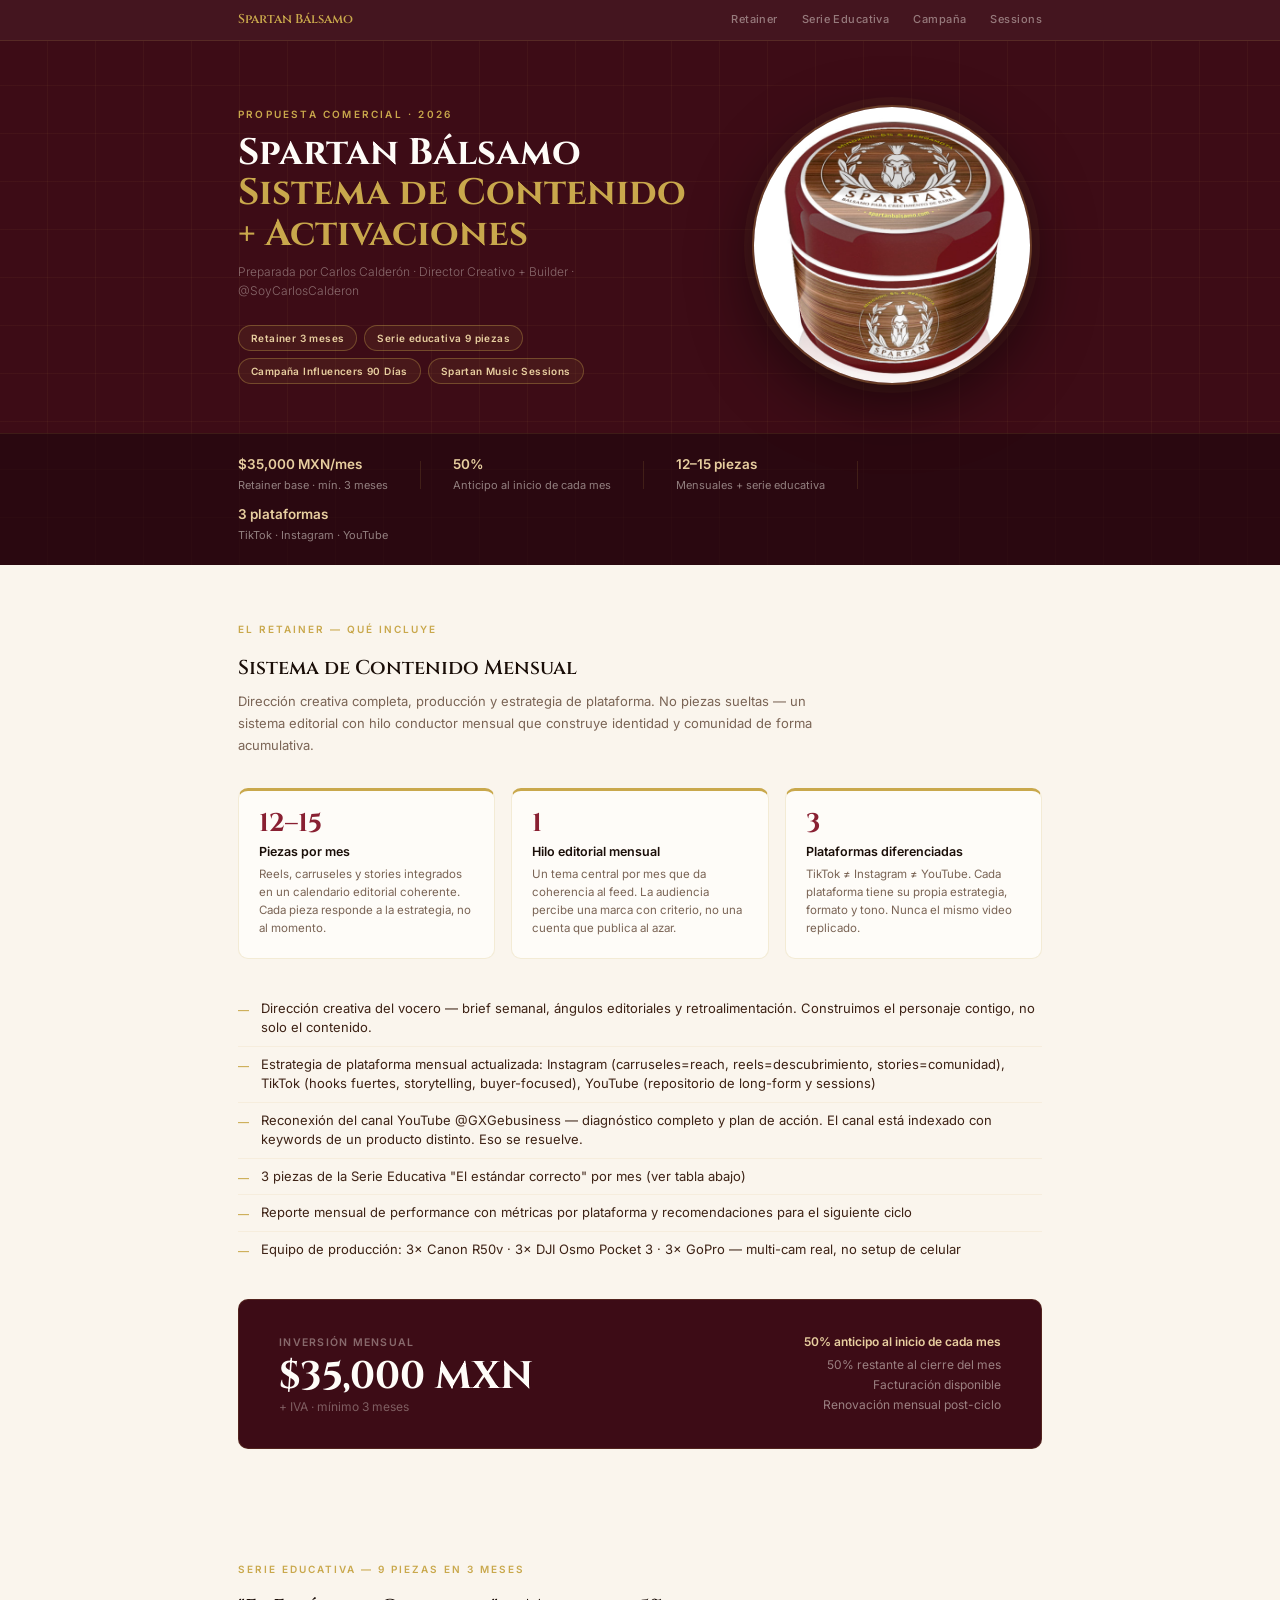
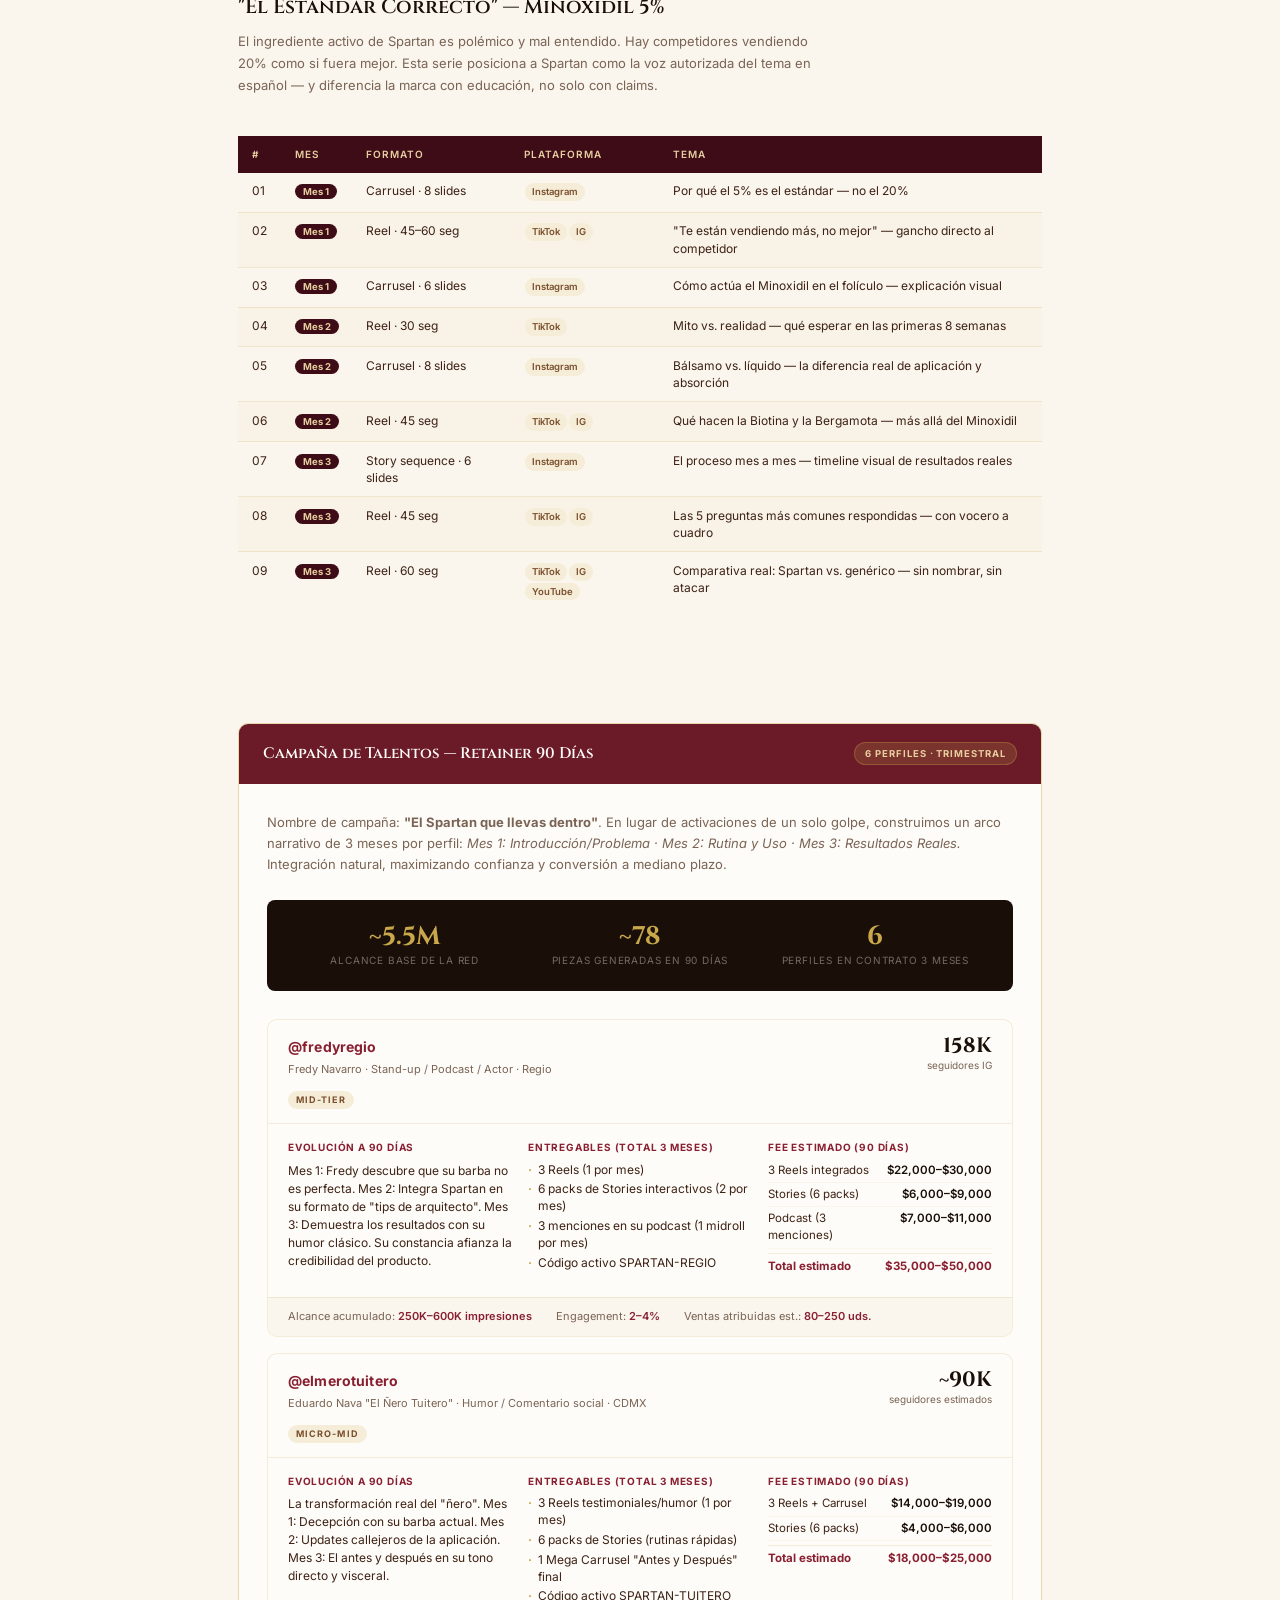
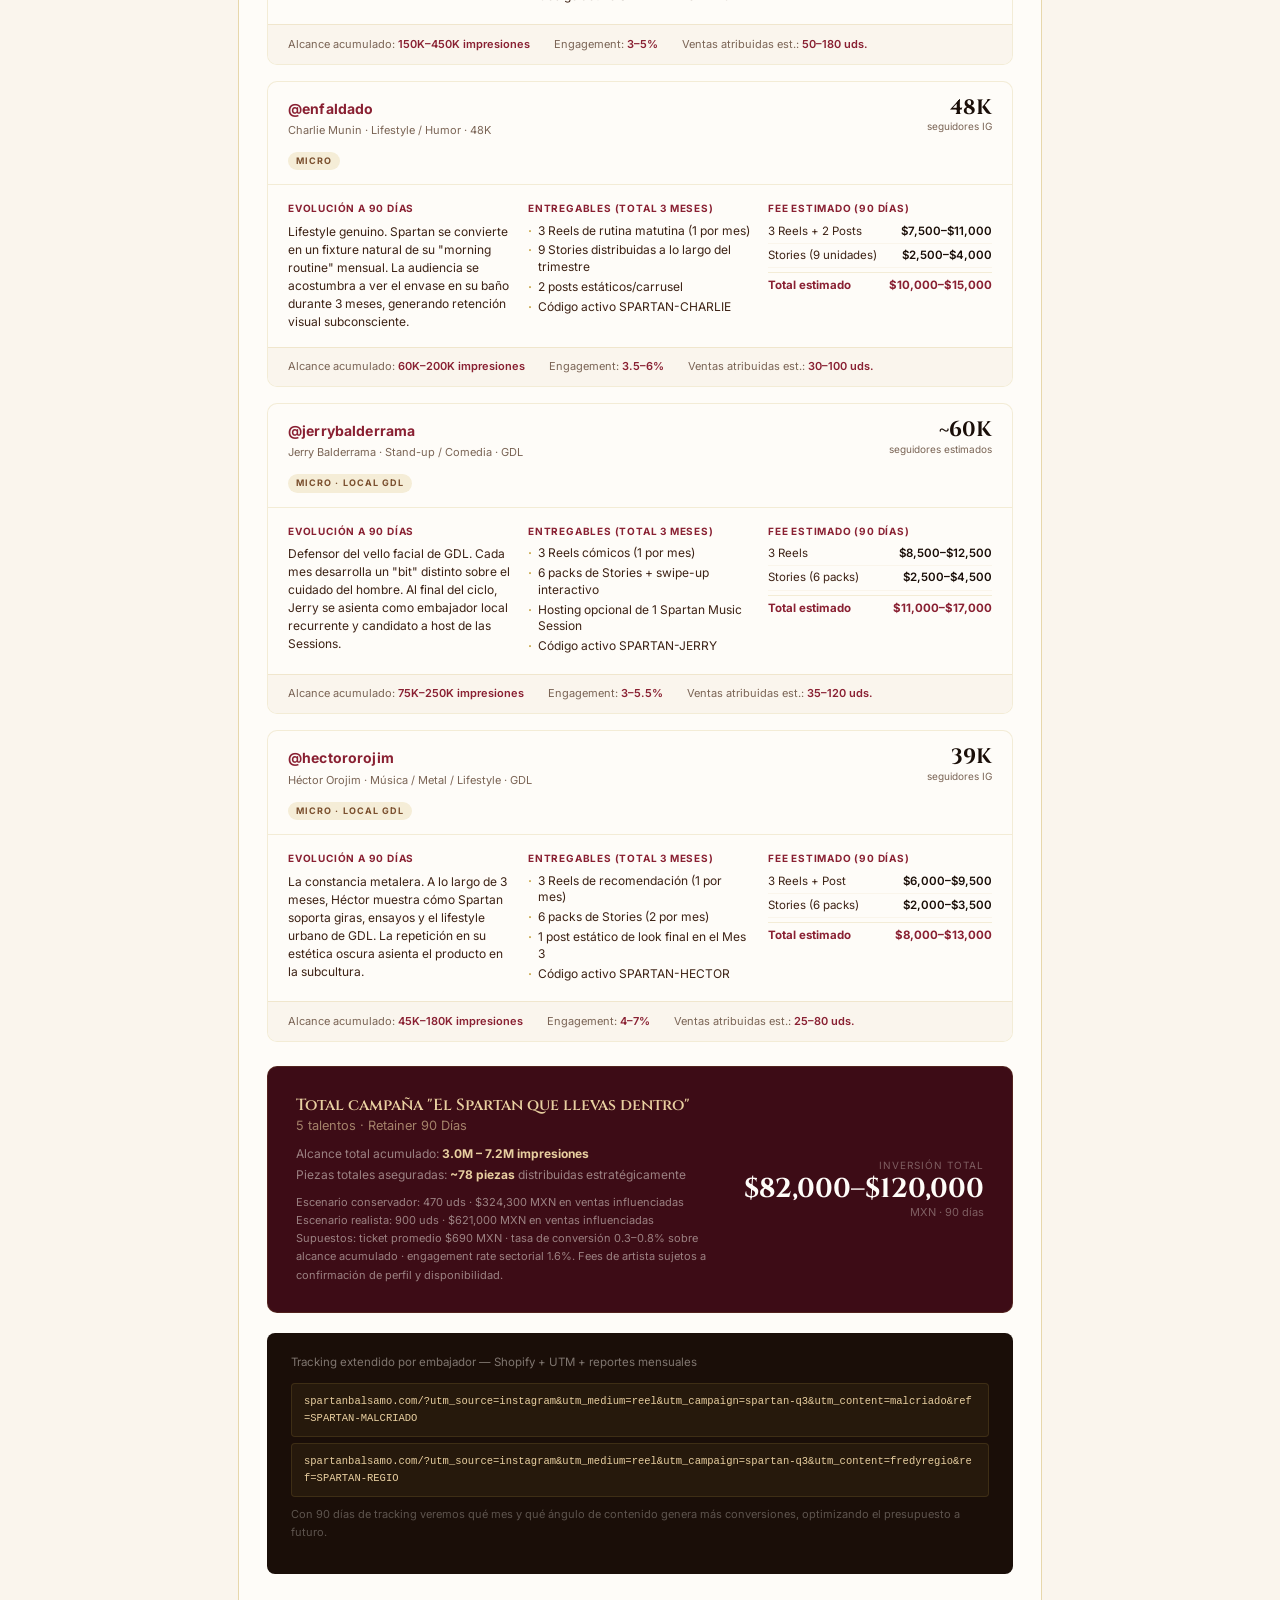
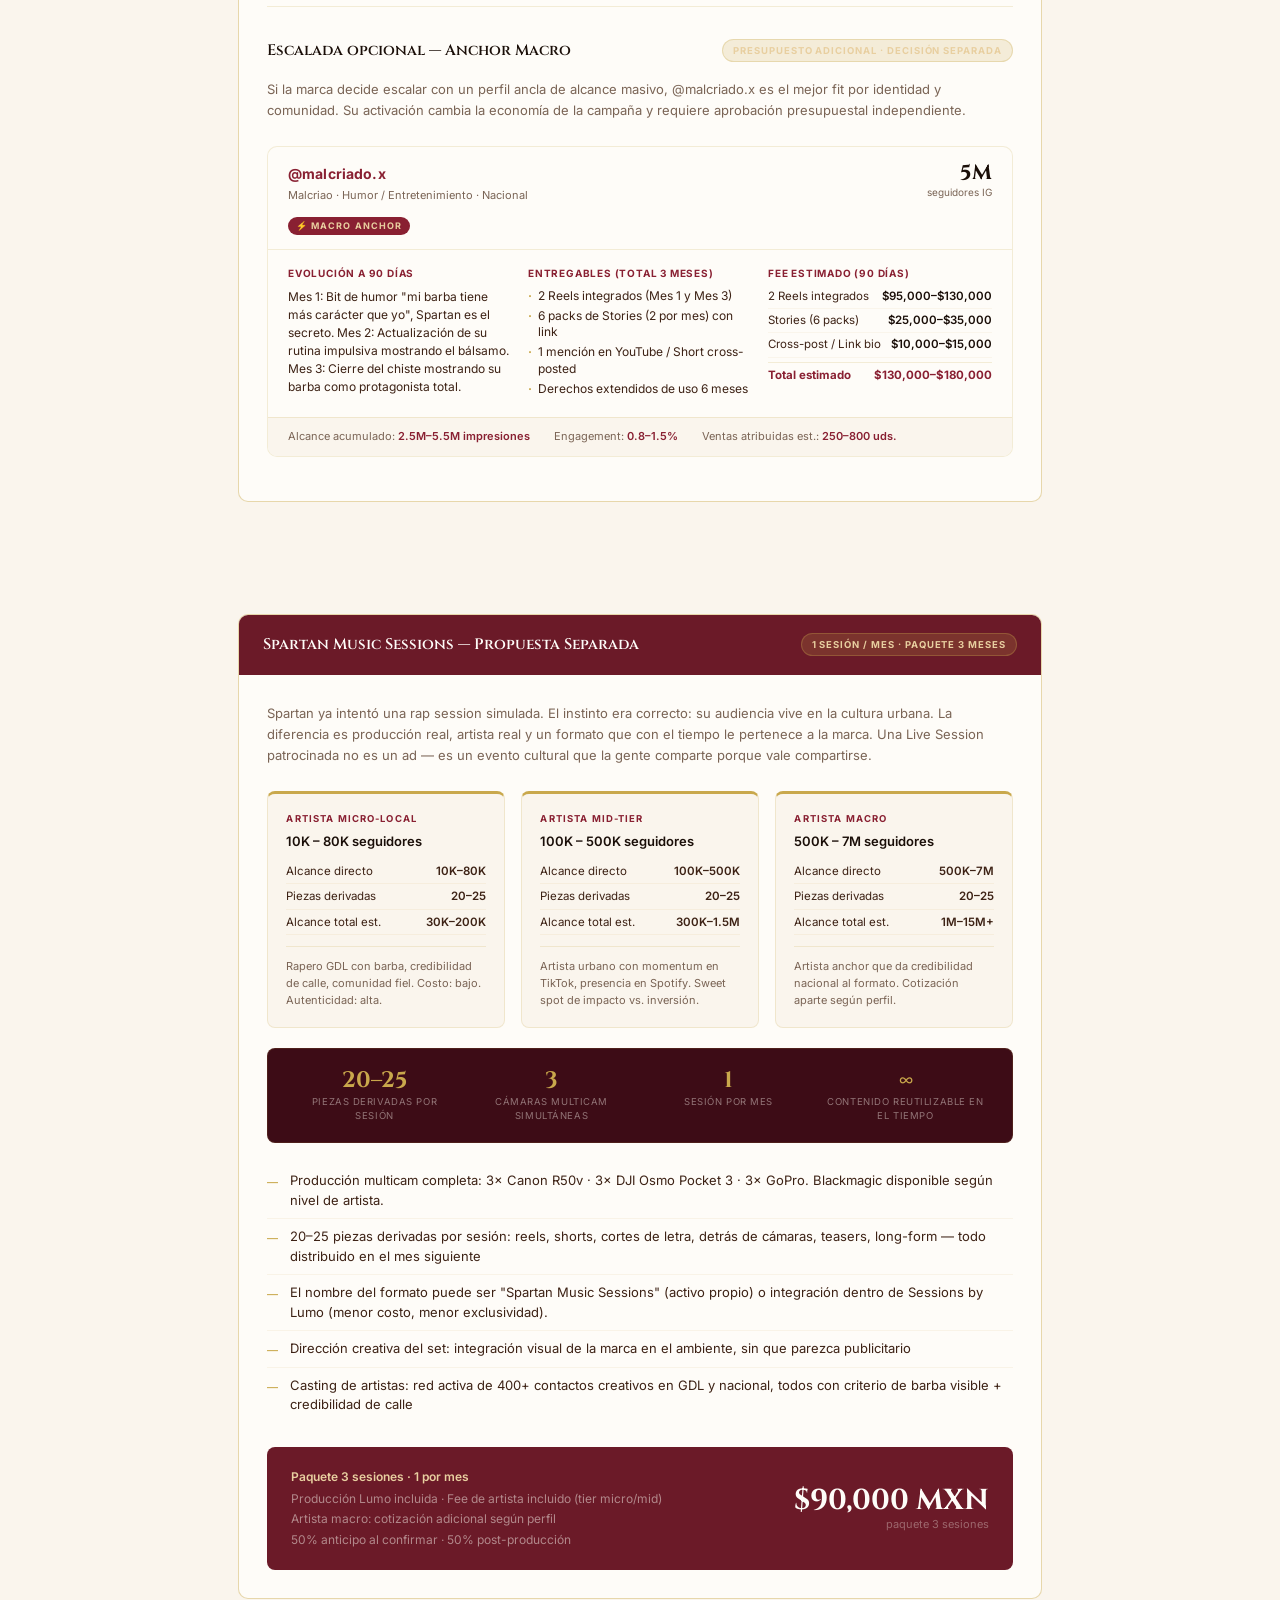
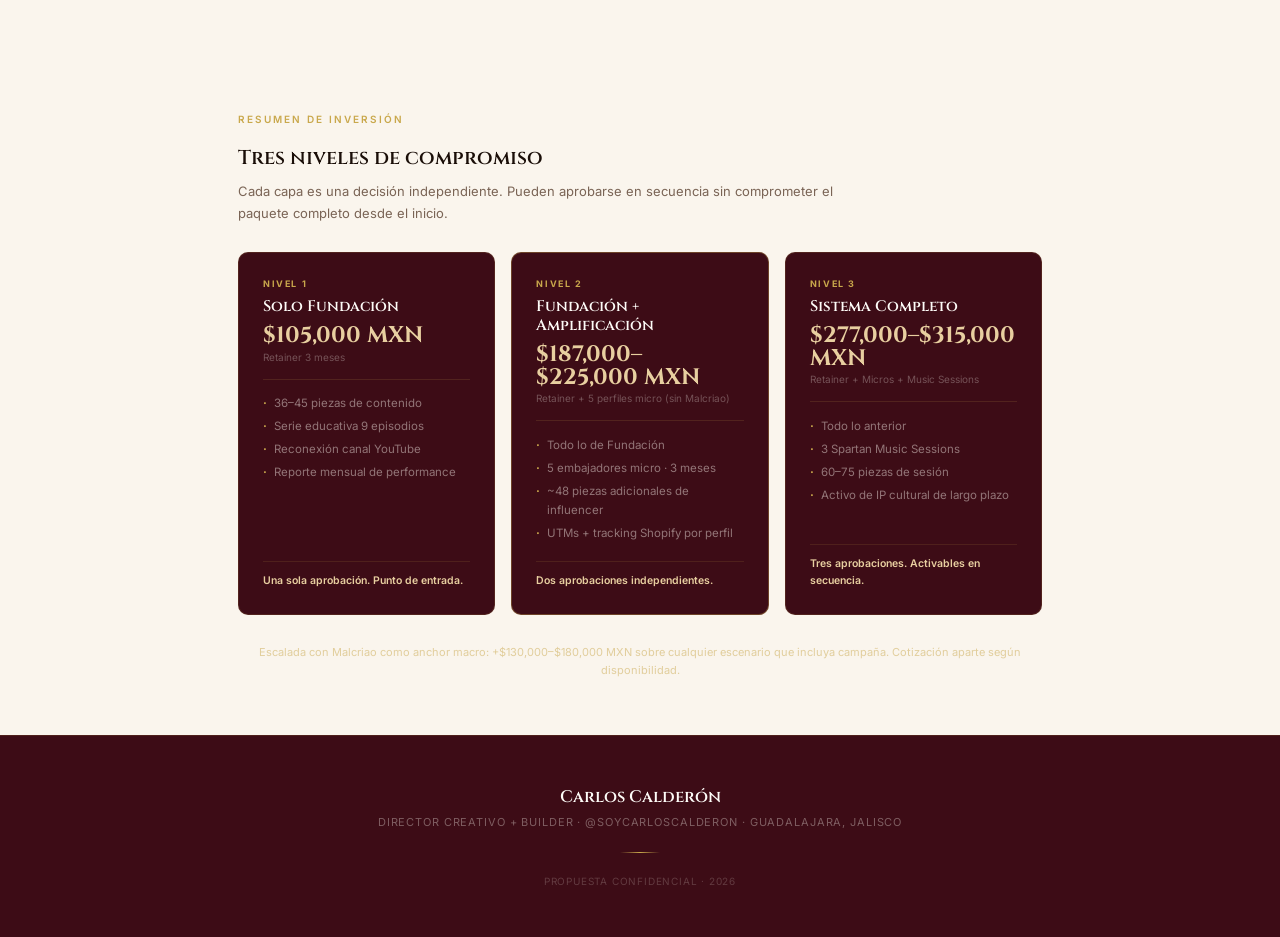
<file: index.html>
<!DOCTYPE html>
<html lang="es">
<head>
<meta charset="UTF-8">
<meta name="viewport" content="width=device-width, initial-scale=1.0">
<title>Propuesta — Spartan Bálsamo × Carlos Calderón</title>
<link href="https://fonts.googleapis.com/css2?family=Cinzel:wght@400;600;700&family=Inter:ital,wght@0,300;0,400;0,500;0,600;1,300&display=swap" rel="stylesheet">
<link rel="stylesheet" href="styles.css">
</head>
<body>

<!-- NAV -->
<nav class="topnav">
  <div class="topnav-inner">
    <span class="topnav-brand">Spartan Bálsamo</span>
    <div class="topnav-links">
      <a href="#retainer">Retainer</a>
      <a href="#serie">Serie Educativa</a>
      <a href="#campana">Campaña</a>
      <a href="#sessions">Sessions</a>
    </div>
  </div>
</nav>

<!-- HERO -->
<header class="hero" id="top">
  <div class="hero-grid"></div>
  <div class="hero-inner">
    <div class="hero-text">
      <p class="eyebrow">Propuesta comercial · 2026</p>
      <h1 class="hero-h1">Spartan Bálsamo<br><em>Sistema de Contenido + Activaciones</em></h1>
      <p class="hero-sub">Preparada por Carlos Calderón · Director Creativo + Builder · @SoyCarlosCalderon</p>
      <div class="tags">
        <span class="tag">Retainer 3 meses</span>
        <span class="tag">Serie educativa 9 piezas</span>
        <span class="tag">Campaña Influencers 90 Días</span>
        <span class="tag">Spartan Music Sessions</span>
      </div>
    </div>
    <div class="hero-product">
      <img src="balsamo.jpg" alt="Spartan Bálsamo — Bálsamo para crecimiento de barba con Minoxidil 5% y Bergamota">
    </div>
  </div>
  <div class="hero-bar">
    <div class="hero-bar-inner">
      <div class="hb-item"><strong>$35,000 MXN/mes</strong>Retainer base · mín. 3 meses</div>
      <div class="hb-divider"></div>
      <div class="hb-item"><strong>50%</strong>Anticipo al inicio de cada mes</div>
      <div class="hb-divider"></div>
      <div class="hb-item"><strong>12–15 piezas</strong>Mensuales + serie educativa</div>
      <div class="hb-divider"></div>
      <div class="hb-item"><strong>3 plataformas</strong>TikTok · Instagram · YouTube</div>
    </div>
  </div>
</header>

<!-- RETAINER -->
<div class="wrap" id="retainer">
<section>
  <p class="sec-label">El retainer — qué incluye</p>
  <h2 class="sec-title">Sistema de Contenido Mensual</h2>
  <p class="sec-intro">Dirección creativa completa, producción y estrategia de plataforma. No piezas sueltas — un sistema editorial con hilo conductor mensual que construye identidad y comunidad de forma acumulativa.</p>

  <div class="del-grid">
    <div class="del-card">
      <div class="del-num">12–15</div>
      <div class="del-name">Piezas por mes</div>
      <div class="del-desc">Reels, carruseles y stories integrados en un calendario editorial coherente. Cada pieza responde a la estrategia, no al momento.</div>
    </div>
    <div class="del-card">
      <div class="del-num">1</div>
      <div class="del-name">Hilo editorial mensual</div>
      <div class="del-desc">Un tema central por mes que da coherencia al feed. La audiencia percibe una marca con criterio, no una cuenta que publica al azar.</div>
    </div>
    <div class="del-card">
      <div class="del-num">3</div>
      <div class="del-name">Plataformas diferenciadas</div>
      <div class="del-desc">TikTok ≠ Instagram ≠ YouTube. Cada plataforma tiene su propia estrategia, formato y tono. Nunca el mismo video replicado.</div>
    </div>
  </div>

  <ul class="item-list">
    <li>Dirección creativa del vocero — brief semanal, ángulos editoriales y retroalimentación. Construimos el personaje contigo, no solo el contenido.</li>
    <li>Estrategia de plataforma mensual actualizada: Instagram (carruseles=reach, reels=descubrimiento, stories=comunidad), TikTok (hooks fuertes, storytelling, buyer-focused), YouTube (repositorio de long-form y sessions)</li>
    <li>Reconexión del canal YouTube @GXGebusiness — diagnóstico completo y plan de acción. El canal está indexado con keywords de un producto distinto. Eso se resuelve.</li>
    <li>3 piezas de la Serie Educativa "El estándar correcto" por mes (ver tabla abajo)</li>
    <li>Reporte mensual de performance con métricas por plataforma y recomendaciones para el siguiente ciclo</li>
    <li>Equipo de producción: 3× Canon R50v · 3× DJI Osmo Pocket 3 · 3× GoPro — multi-cam real, no setup de celular</li>
  </ul>

  <div class="price-box" style="margin-top:2rem">
    <div>
      <div class="price-label">Inversión mensual</div>
      <div class="price-main">$35,000 MXN <span>+ IVA · mínimo 3 meses</span></div>
    </div>
    <div class="price-notes">
      <strong>50% anticipo al inicio de cada mes</strong>
      50% restante al cierre del mes<br>
      Facturación disponible<br>
      Renovación mensual post-ciclo
    </div>
  </div>
</section>
</div>

<!-- SERIE EDUCATIVA -->
<div class="wrap" id="serie">
<section>
  <p class="sec-label">Serie educativa — 9 piezas en 3 meses</p>
  <h2 class="sec-title">"El Estándar Correcto" — Minoxidil 5%</h2>
  <p class="sec-intro">El ingrediente activo de Spartan es polémico y mal entendido. Hay competidores vendiendo 20% como si fuera mejor. Esta serie posiciona a Spartan como la voz autorizada del tema en español — y diferencia la marca con educación, no solo con claims.</p>

  <div class="table-wrap">
    <table class="edu-table">
      <thead>
        <tr>
          <th>#</th>
          <th>Mes</th>
          <th>Formato</th>
          <th>Plataforma</th>
          <th>Tema</th>
        </tr>
      </thead>
      <tbody>
        <tr><td>01</td><td><span class="mes-pill">Mes 1</span></td><td>Carrusel · 8 slides</td><td><span class="plat-pill">Instagram</span></td><td>Por qué el 5% es el estándar — no el 20%</td></tr>
        <tr><td>02</td><td><span class="mes-pill">Mes 1</span></td><td>Reel · 45–60 seg</td><td><span class="plat-pill">TikTok</span><span class="plat-pill">IG</span></td><td>"Te están vendiendo más, no mejor" — gancho directo al competidor</td></tr>
        <tr><td>03</td><td><span class="mes-pill">Mes 1</span></td><td>Carrusel · 6 slides</td><td><span class="plat-pill">Instagram</span></td><td>Cómo actúa el Minoxidil en el folículo — explicación visual</td></tr>
        <tr><td>04</td><td><span class="mes-pill">Mes 2</span></td><td>Reel · 30 seg</td><td><span class="plat-pill">TikTok</span></td><td>Mito vs. realidad — qué esperar en las primeras 8 semanas</td></tr>
        <tr><td>05</td><td><span class="mes-pill">Mes 2</span></td><td>Carrusel · 8 slides</td><td><span class="plat-pill">Instagram</span></td><td>Bálsamo vs. líquido — la diferencia real de aplicación y absorción</td></tr>
        <tr><td>06</td><td><span class="mes-pill">Mes 2</span></td><td>Reel · 45 seg</td><td><span class="plat-pill">TikTok</span><span class="plat-pill">IG</span></td><td>Qué hacen la Biotina y la Bergamota — más allá del Minoxidil</td></tr>
        <tr><td>07</td><td><span class="mes-pill">Mes 3</span></td><td>Story sequence · 6 slides</td><td><span class="plat-pill">Instagram</span></td><td>El proceso mes a mes — timeline visual de resultados reales</td></tr>
        <tr><td>08</td><td><span class="mes-pill">Mes 3</span></td><td>Reel · 45 seg</td><td><span class="plat-pill">TikTok</span><span class="plat-pill">IG</span></td><td>Las 5 preguntas más comunes respondidas — con vocero a cuadro</td></tr>
        <tr><td>09</td><td><span class="mes-pill">Mes 3</span></td><td>Reel · 60 seg</td><td><span class="plat-pill">TikTok</span><span class="plat-pill">IG</span><span class="plat-pill">YouTube</span></td><td>Comparativa real: Spartan vs. genérico — sin nombrar, sin atacar</td></tr>
      </tbody>
    </table>
  </div>
</section>
</div>

<!-- CAMPAÑA INFLUENCERS -->
<div class="wrap" id="campana">
<section>
  <div class="module">
    <div class="mod-header">
      <div class="mod-name">Campaña de Talentos — Retainer 90 Días</div>
      <span class="mod-flag">6 perfiles · Trimestral</span>
    </div>
    <div class="mod-body">
      <p class="mod-intro">Nombre de campaña: <strong>"El Spartan que llevas dentro"</strong>. En lugar de activaciones de un solo golpe, construimos un arco narrativo de 3 meses por perfil: <em>Mes 1: Introducción/Problema · Mes 2: Rutina y Uso · Mes 3: Resultados Reales.</em> Integración natural, maximizando confianza y conversión a mediano plazo.</p>

      <div class="camp-intro">
        <div class="camp-stat"><div class="camp-stat-num">~5.5M</div><div class="camp-stat-label">Alcance base de la red</div></div>
        <div class="camp-stat"><div class="camp-stat-num">~78</div><div class="camp-stat-label">Piezas generadas en 90 días</div></div>
        <div class="camp-stat"><div class="camp-stat-num">6</div><div class="camp-stat-label">Perfiles en contrato 3 meses</div></div>
      </div>

      <!-- Talent cards -->
      <div class="talent-card">
        <div class="tc-header">
          <div>
            <div class="tc-handle">@fredyregio</div>
            <div class="tc-name">Fredy Navarro · Stand-up / Podcast / Actor · Regio</div>
            <span class="tc-tier">Mid-tier</span>
          </div>
          <div class="tc-seg"><div class="tc-seg-num">158K</div><div class="tc-seg-label">seguidores IG</div></div>
        </div>
        <div class="tc-body">
          <div class="tc-concept">
            <strong>Evolución a 90 Días</strong>
            Mes 1: Fredy descubre que su barba no es perfecta. Mes 2: Integra Spartan en su formato de "tips de arquitecto". Mes 3: Demuestra los resultados con su humor clásico. Su constancia afianza la credibilidad del producto.
          </div>
          <div class="tc-entregables">
            <strong>Entregables (Total 3 Meses)</strong>
            <div class="tc-e-item">3 Reels (1 por mes)</div>
            <div class="tc-e-item">6 packs de Stories interactivos (2 por mes)</div>
            <div class="tc-e-item">3 menciones en su podcast (1 midroll por mes)</div>
            <div class="tc-e-item">Código activo SPARTAN-REGIO</div>
          </div>
          <div class="tc-fees">
            <strong>Fee estimado (90 días)</strong>
            <div class="tc-fee-line"><span>3 Reels integrados</span><span>$22,000–$30,000</span></div>
            <div class="tc-fee-line"><span>Stories (6 packs)</span><span>$6,000–$9,000</span></div>
            <div class="tc-fee-line"><span>Podcast (3 menciones)</span><span>$7,000–$11,000</span></div>
            <div class="tc-fee-line total"><span>Total estimado</span><span>$35,000–$50,000</span></div>
          </div>
        </div>
        <div class="tc-kpi">
          <span class="kpi-item">Alcance acumulado: <strong>250K–600K impresiones</strong></span>
          <span class="kpi-item">Engagement: <strong>2–4%</strong></span>
          <span class="kpi-item">Ventas atribuidas est.: <strong>80–250 uds.</strong></span>
        </div>
      </div>

      <div class="talent-card">
        <div class="tc-header">
          <div>
            <div class="tc-handle">@elmerotuitero</div>
            <div class="tc-name">Eduardo Nava "El Ñero Tuitero" · Humor / Comentario social · CDMX</div>
            <span class="tc-tier">Micro-Mid</span>
          </div>
          <div class="tc-seg"><div class="tc-seg-num">~90K</div><div class="tc-seg-label">seguidores estimados</div></div>
        </div>
        <div class="tc-body">
          <div class="tc-concept">
            <strong>Evolución a 90 Días</strong>
            La transformación real del "ñero". Mes 1: Decepción con su barba actual. Mes 2: Updates callejeros de la aplicación. Mes 3: El antes y después en su tono directo y visceral.
          </div>
          <div class="tc-entregables">
            <strong>Entregables (Total 3 Meses)</strong>
            <div class="tc-e-item">3 Reels testimoniales/humor (1 por mes)</div>
            <div class="tc-e-item">6 packs de Stories (rutinas rápidas)</div>
            <div class="tc-e-item">1 Mega Carrusel "Antes y Después" final</div>
            <div class="tc-e-item">Código activo SPARTAN-TUITERO</div>
          </div>
          <div class="tc-fees">
            <strong>Fee estimado (90 días)</strong>
            <div class="tc-fee-line"><span>3 Reels + Carrusel</span><span>$14,000–$19,000</span></div>
            <div class="tc-fee-line"><span>Stories (6 packs)</span><span>$4,000–$6,000</span></div>
            <div class="tc-fee-line total"><span>Total estimado</span><span>$18,000–$25,000</span></div>
          </div>
        </div>
        <div class="tc-kpi">
          <span class="kpi-item">Alcance acumulado: <strong>150K–450K impresiones</strong></span>
          <span class="kpi-item">Engagement: <strong>3–5%</strong></span>
          <span class="kpi-item">Ventas atribuidas est.: <strong>50–180 uds.</strong></span>
        </div>
      </div>

      <div class="talent-card">
        <div class="tc-header">
          <div>
            <div class="tc-handle">@enfaldado</div>
            <div class="tc-name">Charlie Munin · Lifestyle / Humor · 48K</div>
            <span class="tc-tier">Micro</span>
          </div>
          <div class="tc-seg"><div class="tc-seg-num">48K</div><div class="tc-seg-label">seguidores IG</div></div>
        </div>
        <div class="tc-body">
          <div class="tc-concept">
            <strong>Evolución a 90 Días</strong>
            Lifestyle genuino. Spartan se convierte en un fixture natural de su "morning routine" mensual. La audiencia se acostumbra a ver el envase en su baño durante 3 meses, generando retención visual subconsciente.
          </div>
          <div class="tc-entregables">
            <strong>Entregables (Total 3 Meses)</strong>
            <div class="tc-e-item">3 Reels de rutina matutina (1 por mes)</div>
            <div class="tc-e-item">9 Stories distribuidas a lo largo del trimestre</div>
            <div class="tc-e-item">2 posts estáticos/carrusel</div>
            <div class="tc-e-item">Código activo SPARTAN-CHARLIE</div>
          </div>
          <div class="tc-fees">
            <strong>Fee estimado (90 días)</strong>
            <div class="tc-fee-line"><span>3 Reels + 2 Posts</span><span>$7,500–$11,000</span></div>
            <div class="tc-fee-line"><span>Stories (9 unidades)</span><span>$2,500–$4,000</span></div>
            <div class="tc-fee-line total"><span>Total estimado</span><span>$10,000–$15,000</span></div>
          </div>
        </div>
        <div class="tc-kpi">
          <span class="kpi-item">Alcance acumulado: <strong>60K–200K impresiones</strong></span>
          <span class="kpi-item">Engagement: <strong>3.5–6%</strong></span>
          <span class="kpi-item">Ventas atribuidas est.: <strong>30–100 uds.</strong></span>
        </div>
      </div>

      <div class="talent-card">
        <div class="tc-header">
          <div>
            <div class="tc-handle">@jerrybalderrama</div>
            <div class="tc-name">Jerry Balderrama · Stand-up / Comedia · GDL</div>
            <span class="tc-tier">Micro · Local GDL</span>
          </div>
          <div class="tc-seg"><div class="tc-seg-num">~60K</div><div class="tc-seg-label">seguidores estimados</div></div>
        </div>
        <div class="tc-body">
          <div class="tc-concept">
            <strong>Evolución a 90 Días</strong>
            Defensor del vello facial de GDL. Cada mes desarrolla un "bit" distinto sobre el cuidado del hombre. Al final del ciclo, Jerry se asienta como embajador local recurrente y candidato a host de las Sessions.
          </div>
          <div class="tc-entregables">
            <strong>Entregables (Total 3 Meses)</strong>
            <div class="tc-e-item">3 Reels cómicos (1 por mes)</div>
            <div class="tc-e-item">6 packs de Stories + swipe-up interactivo</div>
            <div class="tc-e-item">Hosting opcional de 1 Spartan Music Session</div>
            <div class="tc-e-item">Código activo SPARTAN-JERRY</div>
          </div>
          <div class="tc-fees">
            <strong>Fee estimado (90 días)</strong>
            <div class="tc-fee-line"><span>3 Reels</span><span>$8,500–$12,500</span></div>
            <div class="tc-fee-line"><span>Stories (6 packs)</span><span>$2,500–$4,500</span></div>
            <div class="tc-fee-line total"><span>Total estimado</span><span>$11,000–$17,000</span></div>
          </div>
        </div>
        <div class="tc-kpi">
          <span class="kpi-item">Alcance acumulado: <strong>75K–250K impresiones</strong></span>
          <span class="kpi-item">Engagement: <strong>3–5.5%</strong></span>
          <span class="kpi-item">Ventas atribuidas est.: <strong>35–120 uds.</strong></span>
        </div>
      </div>

      <div class="talent-card">
        <div class="tc-header">
          <div>
            <div class="tc-handle">@hectororojim</div>
            <div class="tc-name">Héctor Orojim · Música / Metal / Lifestyle · GDL</div>
            <span class="tc-tier">Micro · Local GDL</span>
          </div>
          <div class="tc-seg"><div class="tc-seg-num">39K</div><div class="tc-seg-label">seguidores IG</div></div>
        </div>
        <div class="tc-body">
          <div class="tc-concept">
            <strong>Evolución a 90 Días</strong>
            La constancia metalera. A lo largo de 3 meses, Héctor muestra cómo Spartan soporta giras, ensayos y el lifestyle urbano de GDL. La repetición en su estética oscura asienta el producto en la subcultura.
          </div>
          <div class="tc-entregables">
            <strong>Entregables (Total 3 Meses)</strong>
            <div class="tc-e-item">3 Reels de recomendación (1 por mes)</div>
            <div class="tc-e-item">6 packs de Stories (2 por mes)</div>
            <div class="tc-e-item">1 post estático de look final en el Mes 3</div>
            <div class="tc-e-item">Código activo SPARTAN-HECTOR</div>
          </div>
          <div class="tc-fees">
            <strong>Fee estimado (90 días)</strong>
            <div class="tc-fee-line"><span>3 Reels + Post</span><span>$6,000–$9,500</span></div>
            <div class="tc-fee-line"><span>Stories (6 packs)</span><span>$2,000–$3,500</span></div>
            <div class="tc-fee-line total"><span>Total estimado</span><span>$8,000–$13,000</span></div>
          </div>
        </div>
        <div class="tc-kpi">
          <span class="kpi-item">Alcance acumulado: <strong>45K–180K impresiones</strong></span>
          <span class="kpi-item">Engagement: <strong>4–7%</strong></span>
          <span class="kpi-item">Ventas atribuidas est.: <strong>25–80 uds.</strong></span>
        </div>
      </div>

      <!-- Total campaña -->
      <div class="camp-total">
        <div class="ct-left">
          <div class="ct-title">Total campaña "El Spartan que llevas dentro"<br><span style="font-family:'Inter',sans-serif;font-size:.8rem;font-weight:400;opacity:.6">5 talentos · Retainer 90 Días</span></div>
          <div class="ct-desc">
            Alcance total acumulado: <strong style="color:var(--gold-l)">3.0M – 7.2M impresiones</strong><br>
            Piezas totales aseguradas: <strong style="color:var(--gold-l)">~78 piezas</strong> distribuidas estratégicamente<br>
            <span style="font-size:11px;color:rgba(250,245,237,.5);line-height:1.65;display:block;margin-top:.5rem">Escenario conservador: 470 uds · $324,300 MXN en ventas influenciadas<br>
            Escenario realista: 900 uds · $621,000 MXN en ventas influenciadas<br>
            Supuestos: ticket promedio $690 MXN · tasa de conversión 0.3–0.8% sobre alcance acumulado · engagement rate sectorial 1.6%. Fees de artista sujetos a confirmación de perfil y disponibilidad.</span>
          </div>
        </div>
        <div class="ct-right">
          <div class="ct-price-label">Inversión Total</div>
          <div class="ct-price">$82,000–$120,000</div>
          <div class="ct-price-sub">MXN · 90 días</div>
        </div>
      </div>

      <!-- UTM -->
      <div class="utm-block">
        <p>Tracking extendido por embajador — Shopify + UTM + reportes mensuales</p>
        <code class="utm-code">spartanbalsamo.com/?utm_source=instagram&utm_medium=reel&utm_campaign=spartan-q3&utm_content=malcriado&ref=SPARTAN-MALCRIADO</code>
        <code class="utm-code">spartanbalsamo.com/?utm_source=instagram&utm_medium=reel&utm_campaign=spartan-q3&utm_content=fredyregio&ref=SPARTAN-REGIO</code>
        <p style="font-size:11px;color:rgba(250,245,237,.3);margin-top:.6rem">Con 90 días de tracking veremos qué mes y qué ángulo de contenido genera más conversiones, optimizando el presupuesto a futuro.</p>
      </div>

      <!-- MALCRIAO — ESCALADA OPCIONAL -->
      <div style="border-top:1px solid rgba(201,168,76,.2);margin:2rem 0"></div>
      <div style="display:flex;align-items:center;justify-content:space-between;gap:1rem;flex-wrap:wrap;margin-bottom:1rem">
        <span style="font-family:'Cinzel',serif;font-size:.95rem;font-weight:600;color:var(--ink)">Escalada opcional — Anchor Macro</span>
        <span class="mod-flag">Presupuesto adicional · Decisión separada</span>
      </div>
      <p class="mod-intro">Si la marca decide escalar con un perfil ancla de alcance masivo, @malcriado.x es el mejor fit por identidad y comunidad. Su activación cambia la economía de la campaña y requiere aprobación presupuestal independiente.</p>

      <div class="talent-card">
        <div class="tc-header">
          <div>
            <div class="tc-handle">@malcriado.x</div>
            <div class="tc-name">Malcriao · Humor / Entretenimiento · Nacional</div>
            <span class="tc-tier anchor">⚡ Macro Anchor</span>
          </div>
          <div class="tc-seg"><div class="tc-seg-num">5M</div><div class="tc-seg-label">seguidores IG</div></div>
        </div>
        <div class="tc-body">
          <div class="tc-concept">
            <strong>Evolución a 90 Días</strong>
            Mes 1: Bit de humor "mi barba tiene más carácter que yo", Spartan es el secreto. Mes 2: Actualización de su rutina impulsiva mostrando el bálsamo. Mes 3: Cierre del chiste mostrando su barba como protagonista total.
          </div>
          <div class="tc-entregables">
            <strong>Entregables (Total 3 Meses)</strong>
            <div class="tc-e-item">2 Reels integrados (Mes 1 y Mes 3)</div>
            <div class="tc-e-item">6 packs de Stories (2 por mes) con link</div>
            <div class="tc-e-item">1 mención en YouTube / Short cross-posted</div>
            <div class="tc-e-item">Derechos extendidos de uso 6 meses</div>
          </div>
          <div class="tc-fees">
            <strong>Fee estimado (90 días)</strong>
            <div class="tc-fee-line"><span>2 Reels integrados</span><span>$95,000–$130,000</span></div>
            <div class="tc-fee-line"><span>Stories (6 packs)</span><span>$25,000–$35,000</span></div>
            <div class="tc-fee-line"><span>Cross-post / Link bio</span><span>$10,000–$15,000</span></div>
            <div class="tc-fee-line total"><span>Total estimado</span><span>$130,000–$180,000</span></div>
          </div>
        </div>
        <div class="tc-kpi">
          <span class="kpi-item">Alcance acumulado: <strong>2.5M–5.5M impresiones</strong></span>
          <span class="kpi-item">Engagement: <strong>0.8–1.5%</strong></span>
          <span class="kpi-item">Ventas atribuidas est.: <strong>250–800 uds.</strong></span>
        </div>
      </div>

    </div>
  </div>
</section>
</div>

<!-- MUSIC SESSIONS -->
<div class="wrap" id="sessions">
<section>
  <div class="module">
    <div class="mod-header">
      <div class="mod-name">Spartan Music Sessions — Propuesta Separada</div>
      <span class="mod-flag">1 sesión / mes · paquete 3 meses</span>
    </div>
    <div class="mod-body">
      <p class="mod-intro">Spartan ya intentó una rap session simulada. El instinto era correcto: su audiencia vive en la cultura urbana. La diferencia es producción real, artista real y un formato que con el tiempo le pertenece a la marca. Una Live Session patrocinada no es un ad — es un evento cultural que la gente comparte porque vale compartirse.</p>

      <div class="sess-grid">
        <div class="sess-card">
          <div class="sess-tier">Artista Micro-Local</div>
          <div class="sess-range">10K – 80K seguidores</div>
          <div class="sess-row"><span>Alcance directo</span><span>10K–80K</span></div>
          <div class="sess-row"><span>Piezas derivadas</span><span>20–25</span></div>
          <div class="sess-row"><span>Alcance total est.</span><span>30K–200K</span></div>
          <div class="sess-meta">Rapero GDL con barba, credibilidad de calle, comunidad fiel. Costo: bajo. Autenticidad: alta.</div>
        </div>
        <div class="sess-card">
          <div class="sess-tier">Artista Mid-Tier</div>
          <div class="sess-range">100K – 500K seguidores</div>
          <div class="sess-row"><span>Alcance directo</span><span>100K–500K</span></div>
          <div class="sess-row"><span>Piezas derivadas</span><span>20–25</span></div>
          <div class="sess-row"><span>Alcance total est.</span><span>300K–1.5M</span></div>
          <div class="sess-meta">Artista urbano con momentum en TikTok, presencia en Spotify. Sweet spot de impacto vs. inversión.</div>
        </div>
        <div class="sess-card">
          <div class="sess-tier">Artista Macro</div>
          <div class="sess-range">500K – 7M seguidores</div>
          <div class="sess-row"><span>Alcance directo</span><span>500K–7M</span></div>
          <div class="sess-row"><span>Piezas derivadas</span><span>20–25</span></div>
          <div class="sess-row"><span>Alcance total est.</span><span>1M–15M+</span></div>
          <div class="sess-meta">Artista anchor que da credibilidad nacional al formato. Cotización aparte según perfil.</div>
        </div>
      </div>

      <div class="sess-output">
        <div class="out-item"><div class="out-num">20–25</div><div class="out-label">Piezas derivadas por sesión</div></div>
        <div class="out-item"><div class="out-num">3</div><div class="out-label">Cámaras multicam simultáneas</div></div>
        <div class="out-item"><div class="out-num">1</div><div class="out-label">Sesión por mes</div></div>
        <div class="out-item"><div class="out-num">∞</div><div class="out-label">Contenido reutilizable en el tiempo</div></div>
      </div>

      <ul class="item-list" style="margin-bottom:1.5rem">
        <li>Producción multicam completa: 3× Canon R50v · 3× DJI Osmo Pocket 3 · 3× GoPro. Blackmagic disponible según nivel de artista.</li>
        <li>20–25 piezas derivadas por sesión: reels, shorts, cortes de letra, detrás de cámaras, teasers, long-form — todo distribuido en el mes siguiente</li>
        <li>El nombre del formato puede ser "Spartan Music Sessions" (activo propio) o integración dentro de Sessions by Lumo (menor costo, menor exclusividad).</li>
        <li>Dirección creativa del set: integración visual de la marca en el ambiente, sin que parezca publicitario</li>
        <li>Casting de artistas: red activa de 400+ contactos creativos en GDL y nacional, todos con criterio de barba visible + credibilidad de calle</li>
      </ul>

      <div class="sess-price">
        <div class="sess-note">
          <strong>Paquete 3 sesiones · 1 por mes</strong>
          Producción Lumo incluida · Fee de artista incluido (tier micro/mid)<br>
          Artista macro: cotización adicional según perfil<br>
          50% anticipo al confirmar · 50% post-producción
        </div>
        <div>
          <div class="sess-price-main">$90,000 MXN <span>paquete 3 sesiones</span></div>
        </div>
      </div>
    </div>
  </div>
</section>
</div>

<style>
  .inv-grid { display:grid; grid-template-columns:repeat(3,1fr); gap:1rem; margin:1.75rem 0 1rem; }
  .inv-col { background:var(--bg-d); border:1px solid rgba(201,168,76,.15); border-radius:var(--radius); padding:1.5rem; display:flex; flex-direction:column; }
  .inv-tier { font-size:9px; font-weight:700; letter-spacing:.18em; text-transform:uppercase; color:var(--gold); margin-bottom:.35rem; }
  .inv-name { font-family:'Cinzel',serif; font-size:.95rem; font-weight:600; color:var(--white); line-height:1.25; margin-bottom:.5rem; }
  .inv-total { font-family:'Cinzel',serif; font-size:1.4rem; font-weight:700; color:var(--gold-l); line-height:1; }
  .inv-total-sub { font-size:10px; color:rgba(250,245,237,.3); margin-top:2px; margin-bottom:.9rem; }
  .inv-rule { height:1px; background:rgba(201,168,76,.15); margin-bottom:.9rem; }
  .inv-includes { font-size:11.5px; color:rgba(250,245,237,.45); line-height:1.65; flex:1; }
  .inv-item { display:flex; gap:7px; margin-bottom:4px; }
  .inv-item::before { content:'·'; color:var(--gold); font-weight:700; flex-shrink:0; }
  .inv-decision { font-size:10.5px; font-weight:600; color:var(--gold-l); margin-top:.9rem; padding-top:.7rem; border-top:1px solid rgba(201,168,76,.12); }
  .inv-footnote { font-size:11px; color:rgba(201,168,76,.5); line-height:1.65; text-align:center; padding:.75rem 0 0; }
  @media(max-width:760px){ .inv-grid { grid-template-columns:1fr; } }
</style>

<div class="wrap" id="resumen">
<section>
  <p class="sec-label">Resumen de inversión</p>
  <h2 class="sec-title">Tres niveles de compromiso</h2>
  <p class="sec-intro" style="margin-bottom:0">Cada capa es una decisión independiente. Pueden aprobarse en secuencia sin comprometer el paquete completo desde el inicio.</p>

  <div class="inv-grid">
    <div class="inv-col">
      <div class="inv-tier">Nivel 1</div>
      <div class="inv-name">Solo Fundación</div>
      <div class="inv-total">$105,000 MXN</div>
      <div class="inv-total-sub">Retainer 3 meses</div>
      <div class="inv-rule"></div>
      <div class="inv-includes">
        <div class="inv-item">36–45 piezas de contenido</div>
        <div class="inv-item">Serie educativa 9 episodios</div>
        <div class="inv-item">Reconexión canal YouTube</div>
        <div class="inv-item">Reporte mensual de performance</div>
      </div>
      <div class="inv-decision">Una sola aprobación. Punto de entrada.</div>
    </div>
    <div class="inv-col" style="border-color:rgba(201,168,76,.35)">
      <div class="inv-tier">Nivel 2</div>
      <div class="inv-name">Fundación + Amplificación</div>
      <div class="inv-total">$187,000–$225,000 MXN</div>
      <div class="inv-total-sub">Retainer + 5 perfiles micro (sin Malcriao)</div>
      <div class="inv-rule"></div>
      <div class="inv-includes">
        <div class="inv-item">Todo lo de Fundación</div>
        <div class="inv-item">5 embajadores micro · 3 meses</div>
        <div class="inv-item">~48 piezas adicionales de influencer</div>
        <div class="inv-item">UTMs + tracking Shopify por perfil</div>
      </div>
      <div class="inv-decision">Dos aprobaciones independientes.</div>
    </div>
    <div class="inv-col">
      <div class="inv-tier">Nivel 3</div>
      <div class="inv-name">Sistema Completo</div>
      <div class="inv-total">$277,000–$315,000 MXN</div>
      <div class="inv-total-sub">Retainer + Micros + Music Sessions</div>
      <div class="inv-rule"></div>
      <div class="inv-includes">
        <div class="inv-item">Todo lo anterior</div>
        <div class="inv-item">3 Spartan Music Sessions</div>
        <div class="inv-item">60–75 piezas de sesión</div>
        <div class="inv-item">Activo de IP cultural de largo plazo</div>
      </div>
      <div class="inv-decision">Tres aprobaciones. Activables en secuencia.</div>
    </div>
  </div>

  <p class="inv-footnote">Escalada con Malcriao como anchor macro: +$130,000–$180,000 MXN sobre cualquier escenario que incluya campaña. Cotización aparte según disponibilidad.</p>
</section>
</div>

<footer class="footer">
  <div class="footer-inner">
    <div class="footer-name">Carlos Calderón</div>
    <div class="footer-role">Director Creativo + Builder · @SoyCarlosCalderon · Guadalajara, Jalisco</div>
    <div class="gold-rule"></div>
    <p class="footer-legal">Propuesta confidencial · 2026</p>
  </div>
</footer>

</body>
</html>
</file>
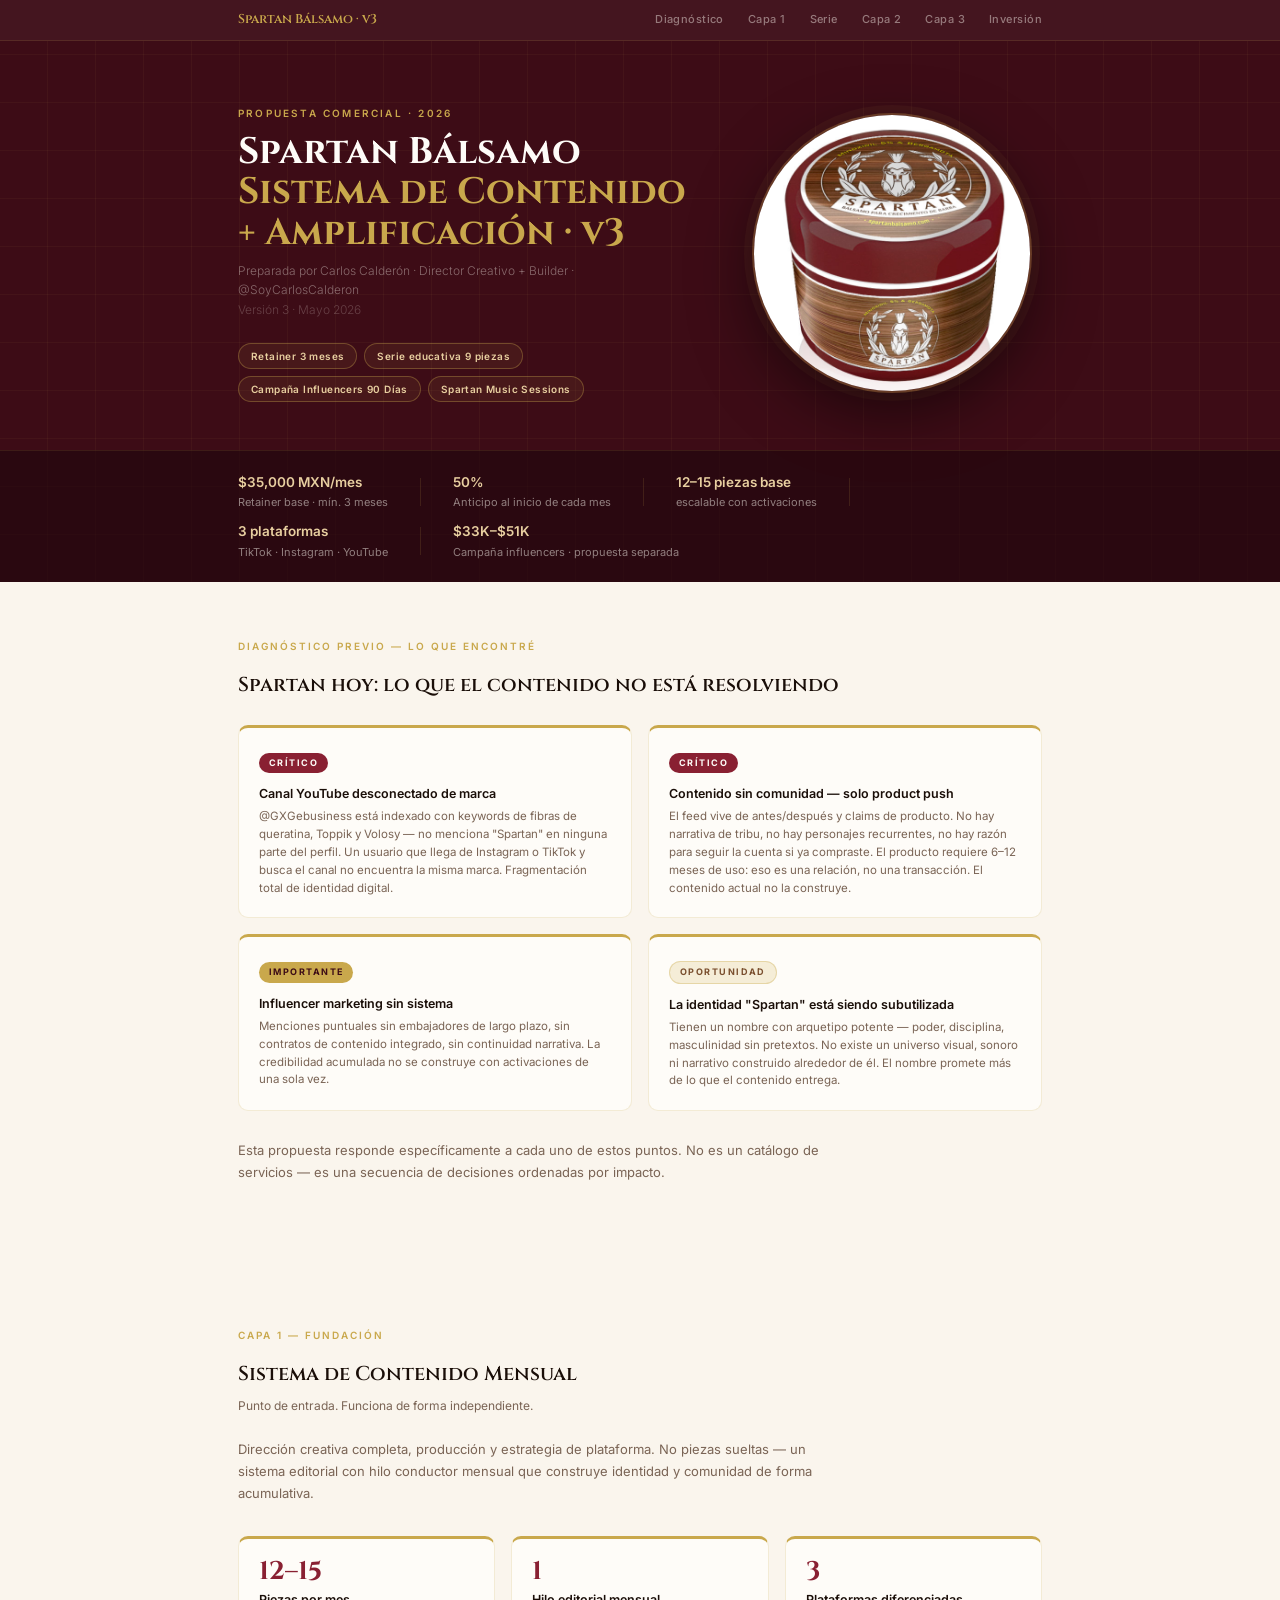
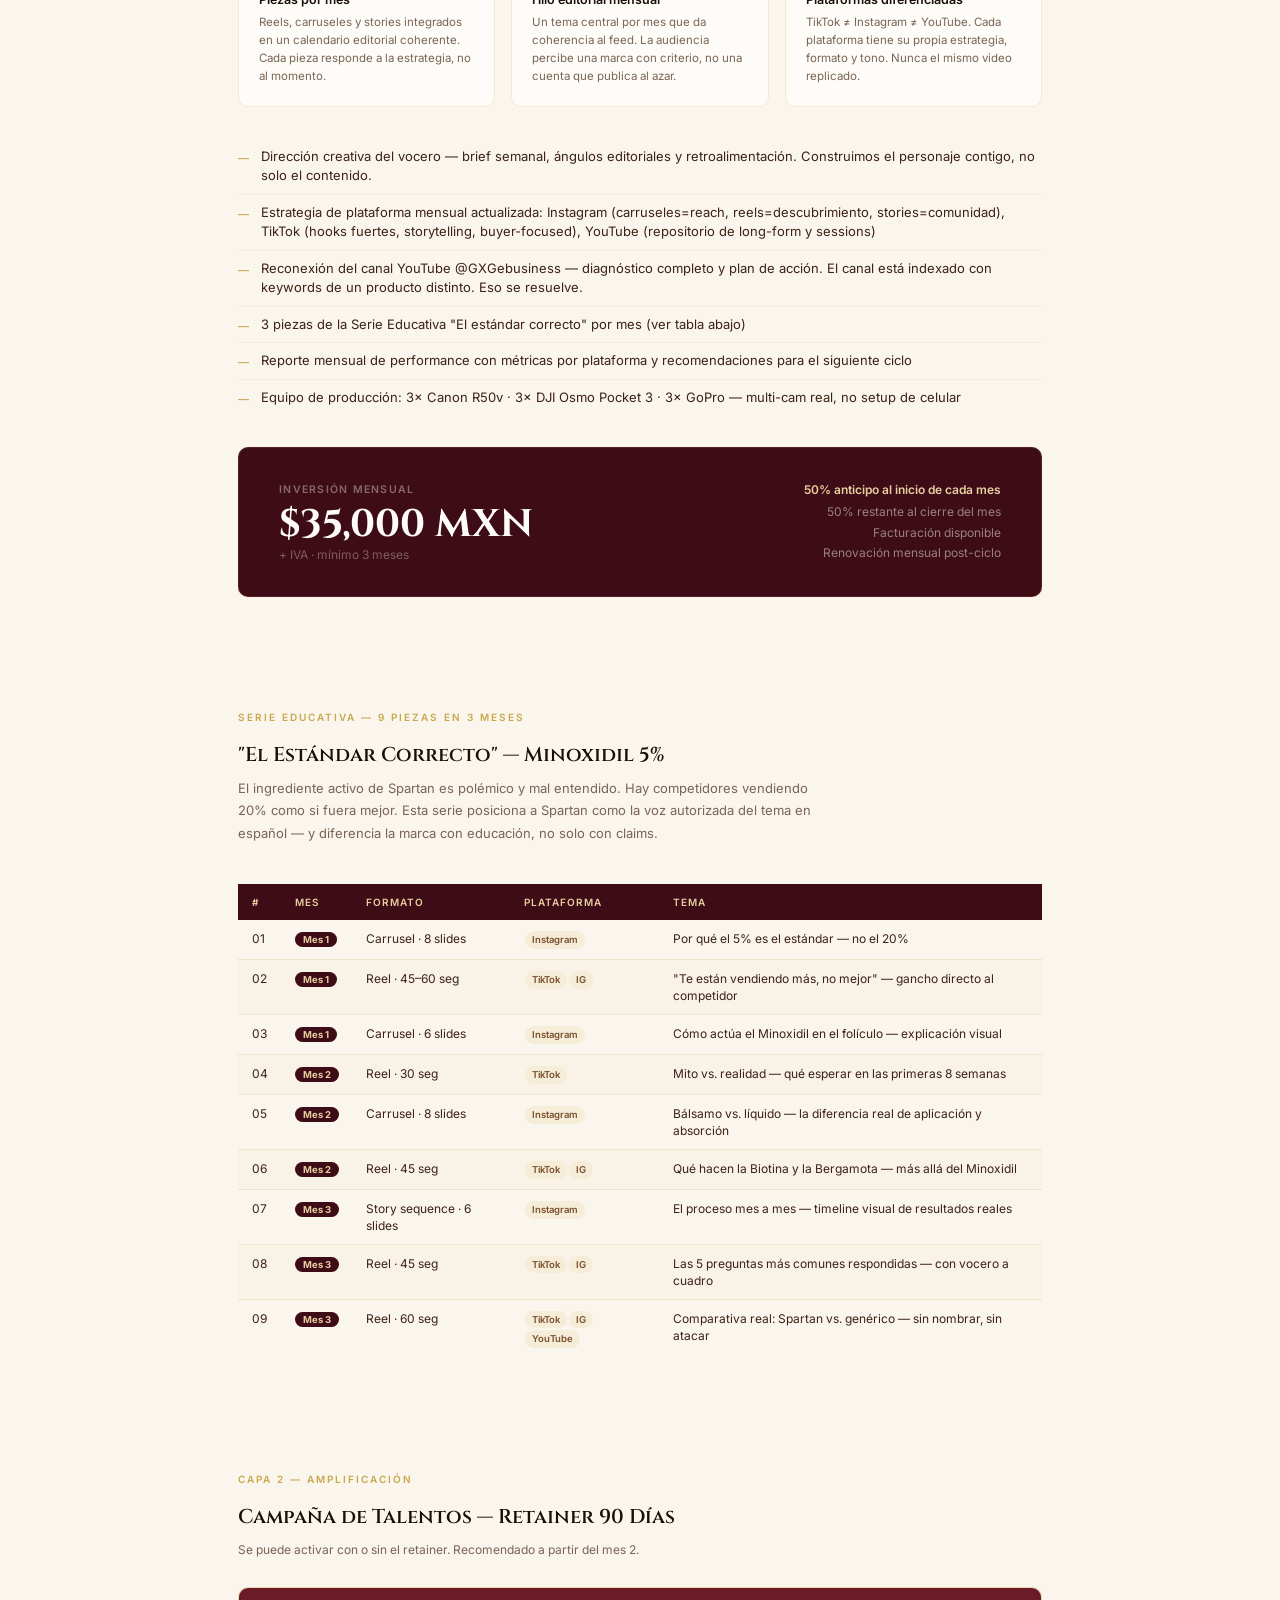
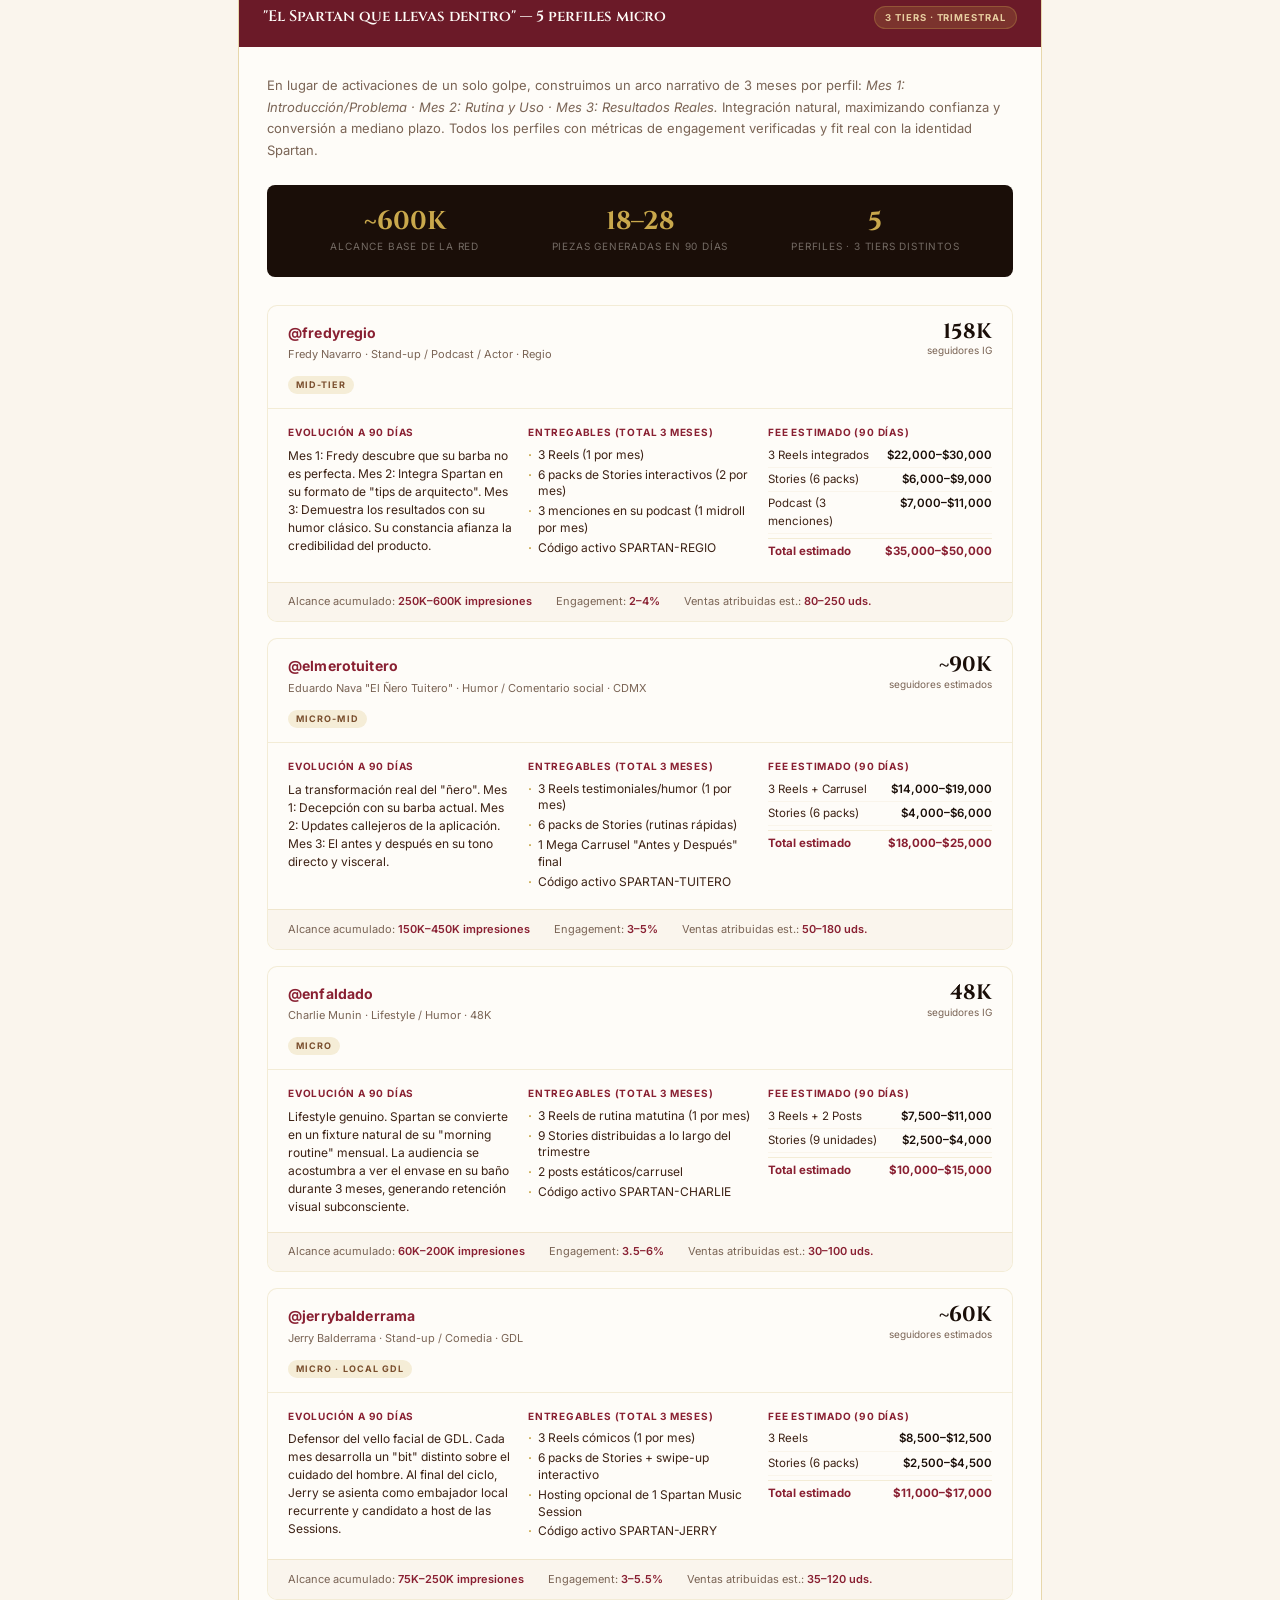
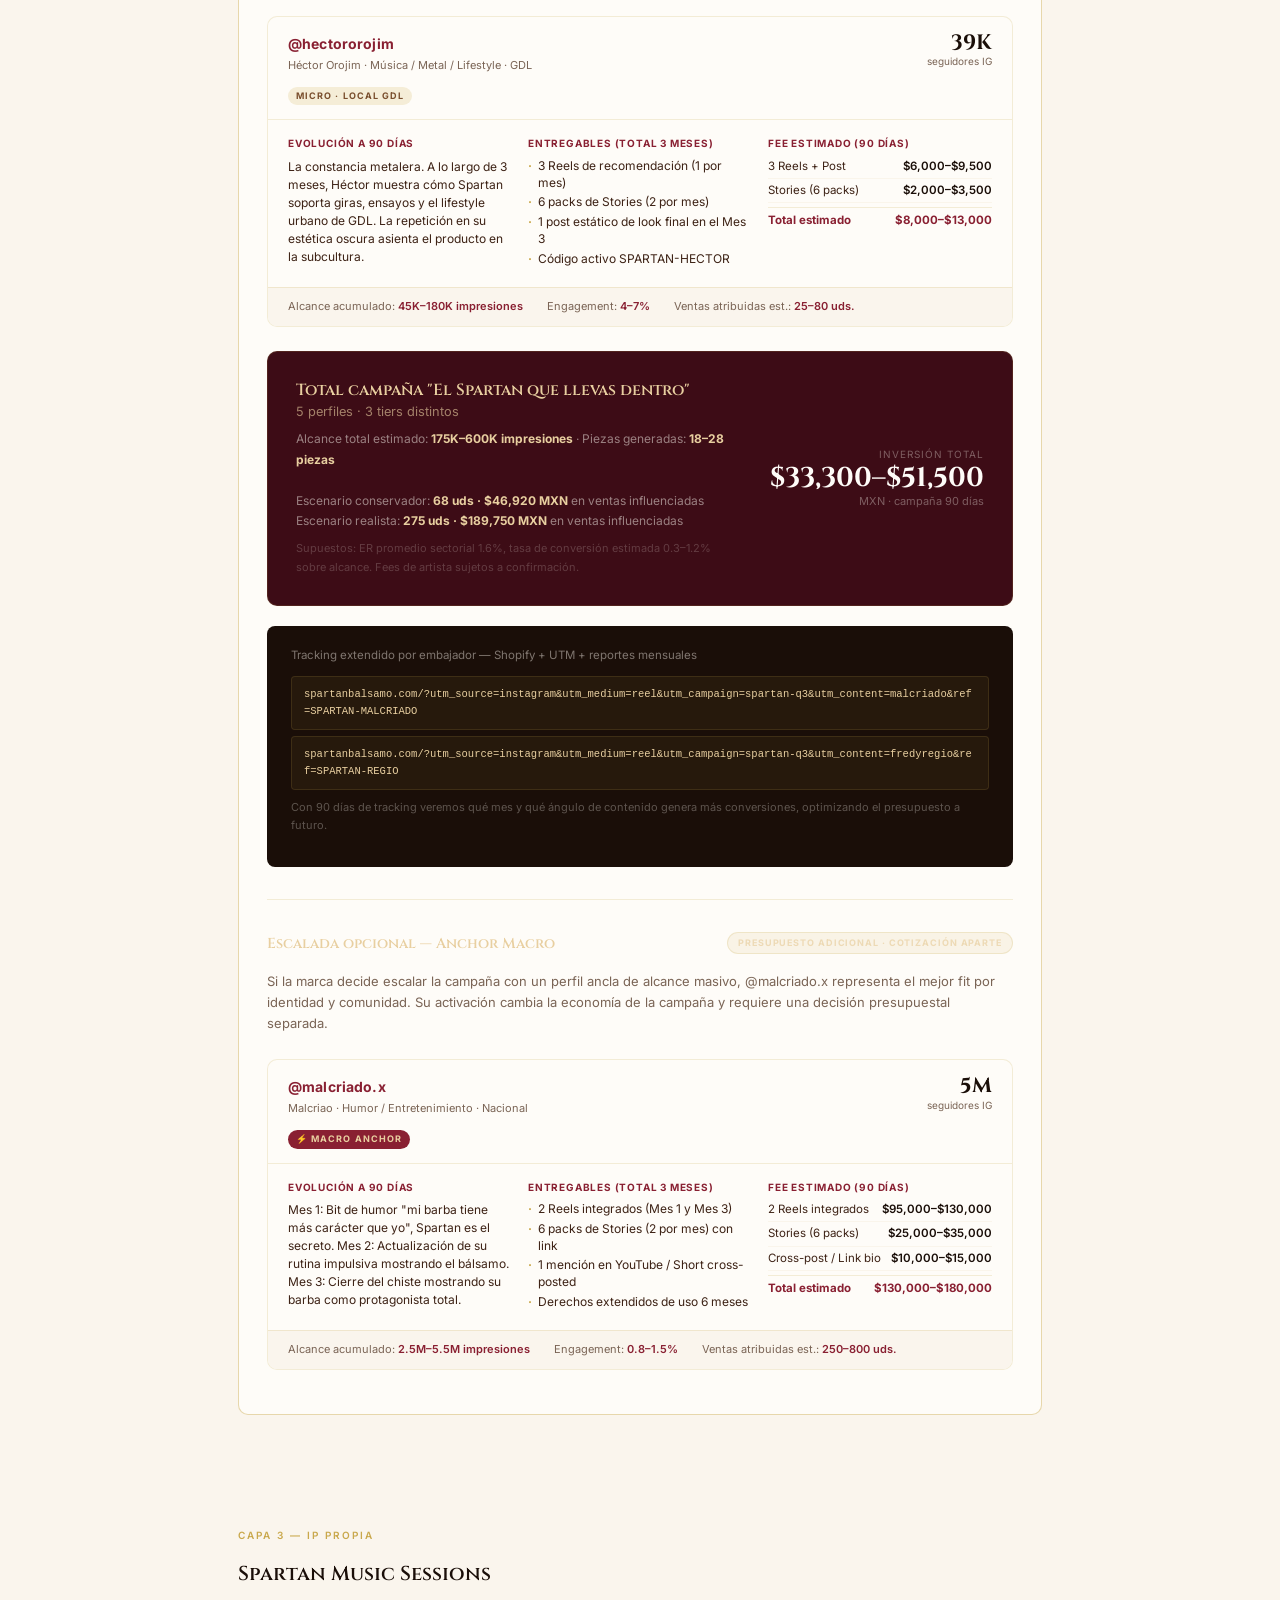
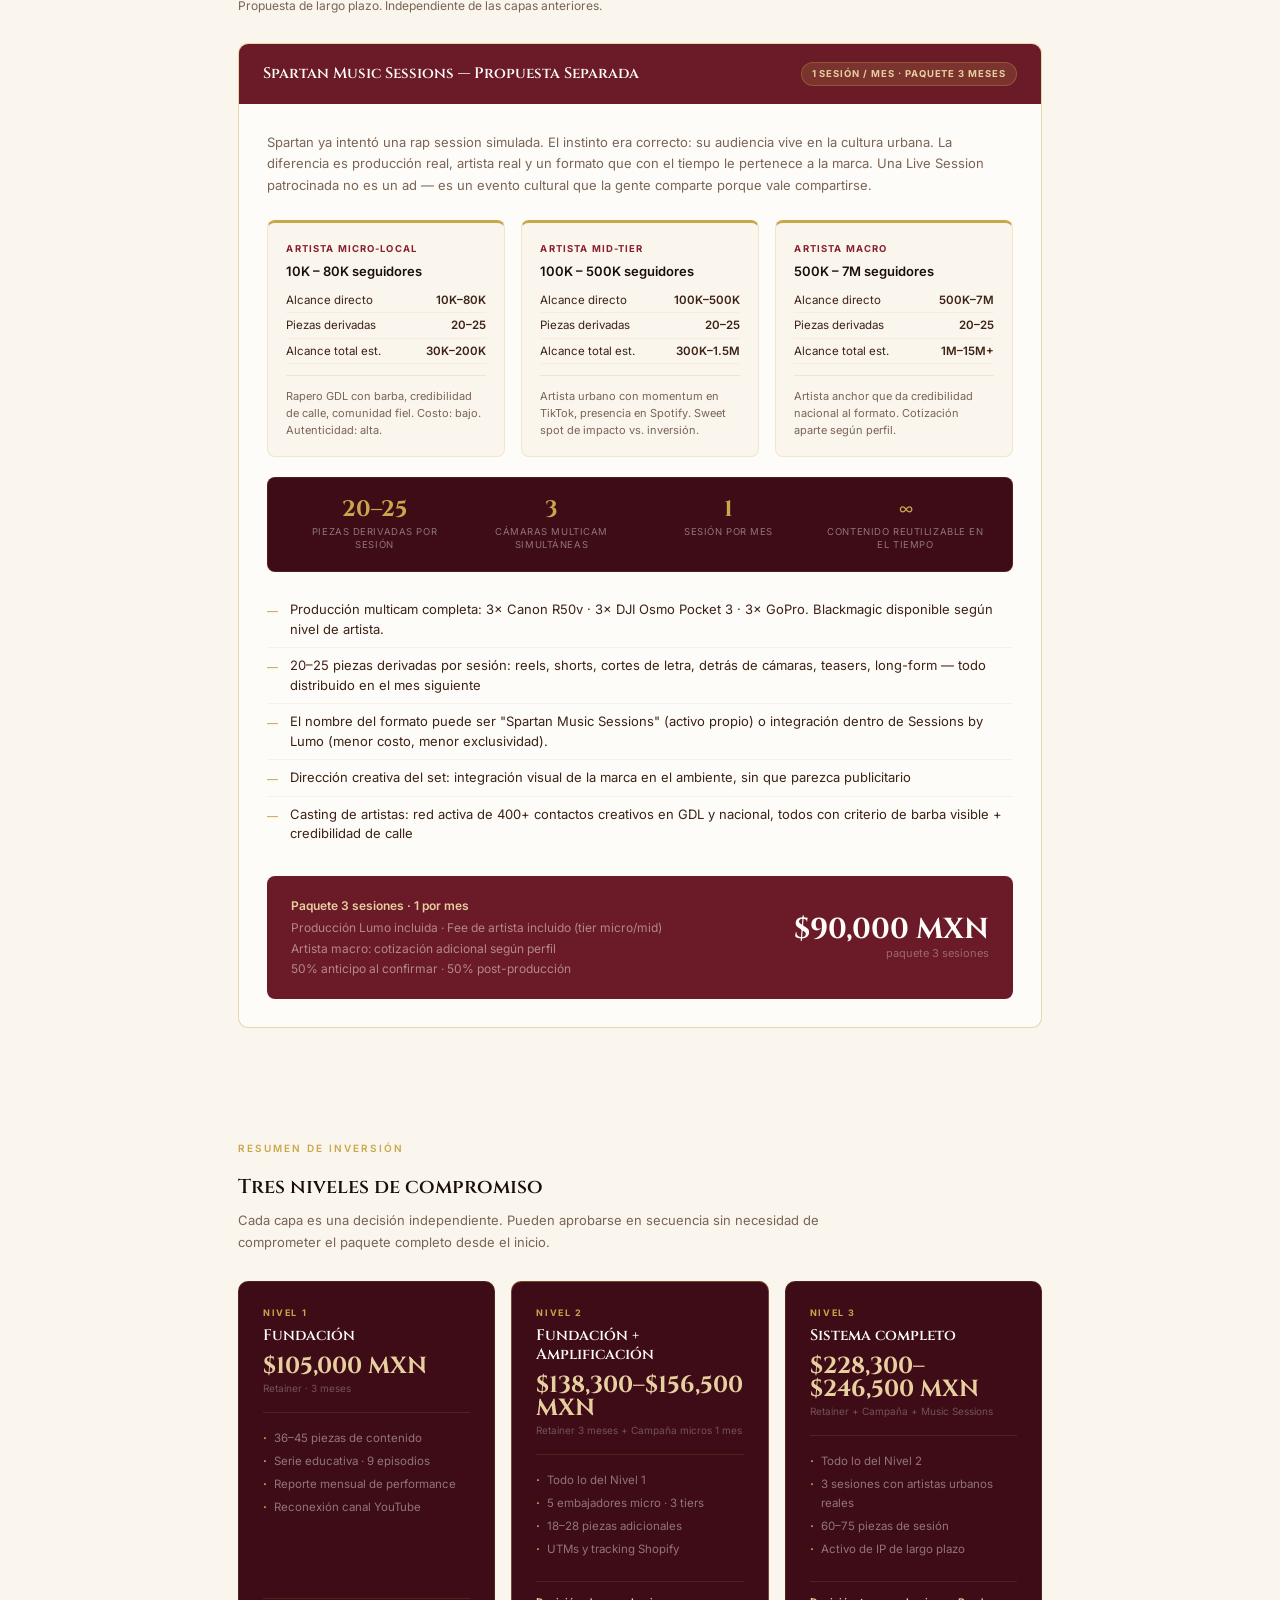
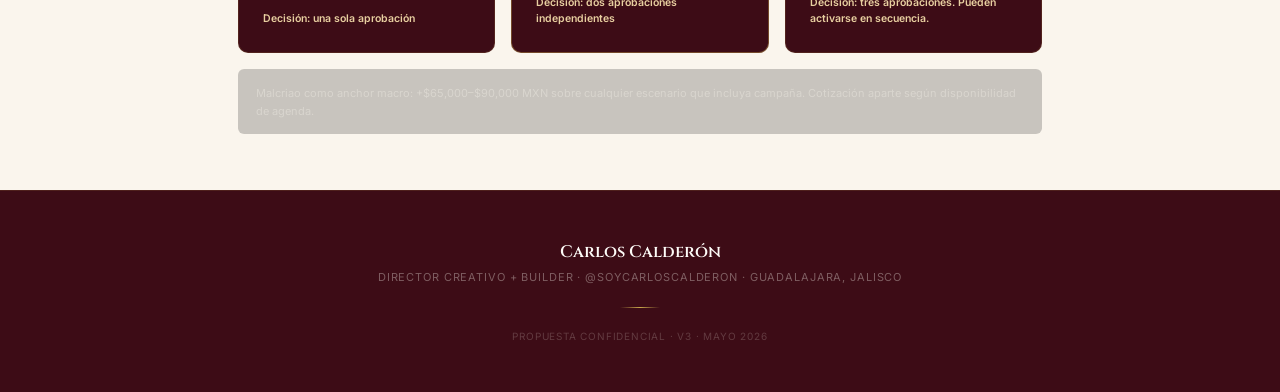
<file: propuesta_spartan_v3.html>
<!DOCTYPE html>
<html lang="es">
<head>
<meta charset="UTF-8">
<meta name="viewport" content="width=device-width, initial-scale=1.0">
<title>Propuesta v3 — Spartan Bálsamo × Carlos Calderón</title>
<link href="https://fonts.googleapis.com/css2?family=Cinzel:wght@400;600;700&family=Inter:ital,wght@0,300;0,400;0,500;0,600;1,300&display=swap" rel="stylesheet">
<link rel="stylesheet" href="styles.css">
</head>
<body>

<!-- NAV -->
<nav class="topnav">
  <div class="topnav-inner">
    <span class="topnav-brand">Spartan Bálsamo · v3</span>
    <div class="topnav-links">
      <a href="#diagnostico">Diagnóstico</a>
      <a href="#retainer">Capa 1</a>
      <a href="#serie">Serie</a>
      <a href="#campana">Capa 2</a>
      <a href="#sessions">Capa 3</a>
      <a href="#resumen">Inversión</a>
    </div>
  </div>
</nav>

<!-- HERO -->
<header class="hero" id="top">
  <div class="hero-grid"></div>
  <div class="hero-inner">
    <div class="hero-text">
      <p class="eyebrow">Propuesta comercial · 2026</p>
      <h1 class="hero-h1">Spartan Bálsamo<br><em>Sistema de Contenido + Amplificación · v3</em></h1>
      <p class="hero-sub">Preparada por Carlos Calderón · Director Creativo + Builder · @SoyCarlosCalderon<br><span style="opacity:.55">Versión 3 · Mayo 2026</span></p>
      <div class="tags">
        <span class="tag">Retainer 3 meses</span>
        <span class="tag">Serie educativa 9 piezas</span>
        <span class="tag">Campaña Influencers 90 Días</span>
        <span class="tag">Spartan Music Sessions</span>
      </div>
    </div>
    <div class="hero-product">
      <img src="balsamo.jpg" alt="Spartan Bálsamo — Bálsamo para crecimiento de barba con Minoxidil 5% y Bergamota">
    </div>
  </div>
  <div class="hero-bar">
    <div class="hero-bar-inner">
      <div class="hb-item"><strong>$35,000 MXN/mes</strong>Retainer base · mín. 3 meses</div>
      <div class="hb-divider"></div>
      <div class="hb-item"><strong>50%</strong>Anticipo al inicio de cada mes</div>
      <div class="hb-divider"></div>
      <div class="hb-item"><strong>12–15 piezas base</strong>escalable con activaciones</div>
      <div class="hb-divider"></div>
      <div class="hb-item"><strong>3 plataformas</strong>TikTok · Instagram · YouTube</div>
      <div class="hb-divider"></div>
      <div class="hb-item"><strong>$33K–$51K</strong>Campaña influencers · propuesta separada</div>
    </div>
  </div>
</header>

<!-- ===================== CAMBIO 1: DIAGNÓSTICO ===================== -->
<style>
  .diag-grid { display: grid; grid-template-columns: repeat(2,1fr); gap: 1rem; margin-bottom: 1.75rem; }
  .diag-sev { display: inline-block; font-size: 9px; font-weight: 700; letter-spacing: .16em; text-transform: uppercase; padding: 3px 10px; border-radius: 999px; margin-bottom: .7rem; }
  .sev-critico    { background: var(--bg-m); color: var(--white); }
  .sev-importante { background: var(--gold); color: var(--bg-d); }
  .sev-oportunidad{ background: var(--gold-p); color: var(--wood); border: 1px solid rgba(201,168,76,.35); }
  @media(max-width:760px){ .diag-grid { grid-template-columns: 1fr; } }
</style>

<div class="wrap" id="diagnostico">
<section>
  <p class="sec-label">Diagnóstico previo — lo que encontré</p>
  <h2 class="sec-title">Spartan hoy: lo que el contenido no está resolviendo</h2>

  <div class="diag-grid" style="margin-top:1.5rem">
    <div class="del-card">
      <span class="diag-sev sev-critico">CRÍTICO</span>
      <div class="del-name">Canal YouTube desconectado de marca</div>
      <div class="del-desc">@GXGebusiness está indexado con keywords de fibras de queratina, Toppik y Volosy — no menciona "Spartan" en ninguna parte del perfil. Un usuario que llega de Instagram o TikTok y busca el canal no encuentra la misma marca. Fragmentación total de identidad digital.</div>
    </div>
    <div class="del-card">
      <span class="diag-sev sev-critico">CRÍTICO</span>
      <div class="del-name">Contenido sin comunidad — solo product push</div>
      <div class="del-desc">El feed vive de antes/después y claims de producto. No hay narrativa de tribu, no hay personajes recurrentes, no hay razón para seguir la cuenta si ya compraste. El producto requiere 6–12 meses de uso: eso es una relación, no una transacción. El contenido actual no la construye.</div>
    </div>
    <div class="del-card">
      <span class="diag-sev sev-importante">IMPORTANTE</span>
      <div class="del-name">Influencer marketing sin sistema</div>
      <div class="del-desc">Menciones puntuales sin embajadores de largo plazo, sin contratos de contenido integrado, sin continuidad narrativa. La credibilidad acumulada no se construye con activaciones de una sola vez.</div>
    </div>
    <div class="del-card">
      <span class="diag-sev sev-oportunidad">OPORTUNIDAD</span>
      <div class="del-name">La identidad "Spartan" está siendo subutilizada</div>
      <div class="del-desc">Tienen un nombre con arquetipo potente — poder, disciplina, masculinidad sin pretextos. No existe un universo visual, sonoro ni narrativo construido alrededor de él. El nombre promete más de lo que el contenido entrega.</div>
    </div>
  </div>

  <p class="sec-intro">Esta propuesta responde específicamente a cada uno de estos puntos. No es un catálogo de servicios — es una secuencia de decisiones ordenadas por impacto.</p>
</section>
</div>

<!-- ===================== CAPA 1 — RETAINER ===================== -->
<div class="wrap" id="retainer">
<section>
  <p class="sec-label">Capa 1 — Fundación</p>
  <h2 class="sec-title">Sistema de Contenido Mensual</h2>
  <p style="font-size:12px;color:var(--muted);margin-top:.3rem;margin-bottom:1.4rem">Punto de entrada. Funciona de forma independiente.</p>
  <p class="sec-intro">Dirección creativa completa, producción y estrategia de plataforma. No piezas sueltas — un sistema editorial con hilo conductor mensual que construye identidad y comunidad de forma acumulativa.</p>

  <div class="del-grid">
    <div class="del-card">
      <div class="del-num">12–15</div>
      <div class="del-name">Piezas por mes</div>
      <div class="del-desc">Reels, carruseles y stories integrados en un calendario editorial coherente. Cada pieza responde a la estrategia, no al momento.</div>
    </div>
    <div class="del-card">
      <div class="del-num">1</div>
      <div class="del-name">Hilo editorial mensual</div>
      <div class="del-desc">Un tema central por mes que da coherencia al feed. La audiencia percibe una marca con criterio, no una cuenta que publica al azar.</div>
    </div>
    <div class="del-card">
      <div class="del-num">3</div>
      <div class="del-name">Plataformas diferenciadas</div>
      <div class="del-desc">TikTok ≠ Instagram ≠ YouTube. Cada plataforma tiene su propia estrategia, formato y tono. Nunca el mismo video replicado.</div>
    </div>
  </div>

  <ul class="item-list">
    <li>Dirección creativa del vocero — brief semanal, ángulos editoriales y retroalimentación. Construimos el personaje contigo, no solo el contenido.</li>
    <li>Estrategia de plataforma mensual actualizada: Instagram (carruseles=reach, reels=descubrimiento, stories=comunidad), TikTok (hooks fuertes, storytelling, buyer-focused), YouTube (repositorio de long-form y sessions)</li>
    <li>Reconexión del canal YouTube @GXGebusiness — diagnóstico completo y plan de acción. El canal está indexado con keywords de un producto distinto. Eso se resuelve.</li>
    <li>3 piezas de la Serie Educativa "El estándar correcto" por mes (ver tabla abajo)</li>
    <li>Reporte mensual de performance con métricas por plataforma y recomendaciones para el siguiente ciclo</li>
    <li>Equipo de producción: 3× Canon R50v · 3× DJI Osmo Pocket 3 · 3× GoPro — multi-cam real, no setup de celular</li>
  </ul>

  <div class="price-box" style="margin-top:2rem">
    <div>
      <div class="price-label">Inversión mensual</div>
      <div class="price-main">$35,000 MXN <span>+ IVA · mínimo 3 meses</span></div>
    </div>
    <div class="price-notes">
      <strong>50% anticipo al inicio de cada mes</strong>
      50% restante al cierre del mes<br>
      Facturación disponible<br>
      Renovación mensual post-ciclo
    </div>
  </div>
</section>
</div>

<!-- SERIE EDUCATIVA -->
<div class="wrap" id="serie">
<section>
  <p class="sec-label">Serie educativa — 9 piezas en 3 meses</p>
  <h2 class="sec-title">"El Estándar Correcto" — Minoxidil 5%</h2>
  <p class="sec-intro">El ingrediente activo de Spartan es polémico y mal entendido. Hay competidores vendiendo 20% como si fuera mejor. Esta serie posiciona a Spartan como la voz autorizada del tema en español — y diferencia la marca con educación, no solo con claims.</p>

  <div class="table-wrap">
    <table class="edu-table">
      <thead>
        <tr>
          <th>#</th>
          <th>Mes</th>
          <th>Formato</th>
          <th>Plataforma</th>
          <th>Tema</th>
        </tr>
      </thead>
      <tbody>
        <tr><td>01</td><td><span class="mes-pill">Mes 1</span></td><td>Carrusel · 8 slides</td><td><span class="plat-pill">Instagram</span></td><td>Por qué el 5% es el estándar — no el 20%</td></tr>
        <tr><td>02</td><td><span class="mes-pill">Mes 1</span></td><td>Reel · 45–60 seg</td><td><span class="plat-pill">TikTok</span><span class="plat-pill">IG</span></td><td>"Te están vendiendo más, no mejor" — gancho directo al competidor</td></tr>
        <tr><td>03</td><td><span class="mes-pill">Mes 1</span></td><td>Carrusel · 6 slides</td><td><span class="plat-pill">Instagram</span></td><td>Cómo actúa el Minoxidil en el folículo — explicación visual</td></tr>
        <tr><td>04</td><td><span class="mes-pill">Mes 2</span></td><td>Reel · 30 seg</td><td><span class="plat-pill">TikTok</span></td><td>Mito vs. realidad — qué esperar en las primeras 8 semanas</td></tr>
        <tr><td>05</td><td><span class="mes-pill">Mes 2</span></td><td>Carrusel · 8 slides</td><td><span class="plat-pill">Instagram</span></td><td>Bálsamo vs. líquido — la diferencia real de aplicación y absorción</td></tr>
        <tr><td>06</td><td><span class="mes-pill">Mes 2</span></td><td>Reel · 45 seg</td><td><span class="plat-pill">TikTok</span><span class="plat-pill">IG</span></td><td>Qué hacen la Biotina y la Bergamota — más allá del Minoxidil</td></tr>
        <tr><td>07</td><td><span class="mes-pill">Mes 3</span></td><td>Story sequence · 6 slides</td><td><span class="plat-pill">Instagram</span></td><td>El proceso mes a mes — timeline visual de resultados reales</td></tr>
        <tr><td>08</td><td><span class="mes-pill">Mes 3</span></td><td>Reel · 45 seg</td><td><span class="plat-pill">TikTok</span><span class="plat-pill">IG</span></td><td>Las 5 preguntas más comunes respondidas — con vocero a cuadro</td></tr>
        <tr><td>09</td><td><span class="mes-pill">Mes 3</span></td><td>Reel · 60 seg</td><td><span class="plat-pill">TikTok</span><span class="plat-pill">IG</span><span class="plat-pill">YouTube</span></td><td>Comparativa real: Spartan vs. genérico — sin nombrar, sin atacar</td></tr>
      </tbody>
    </table>
  </div>
</section>
</div>

<!-- ===================== CAPA 2 — CAMPAÑA INFLUENCERS ===================== -->
<!-- Styles for Malcriao subsection divider -->
<style>
  .mod-divider { height: 1px; background: rgba(201,168,76,.2); margin: 2rem 0; }
  .mod-sub-header { display: flex; align-items: center; justify-content: space-between; gap: 1rem; margin-bottom: 1rem; flex-wrap: wrap; }
  .mod-sub-title { font-family: 'Cinzel', serif; font-size: .9rem; font-weight: 600; color: var(--gold-l); }
  .mod-sub-flag { font-size: 9px; font-weight: 700; letter-spacing: .1em; text-transform: uppercase; padding: 3px 10px; border-radius: 999px; background: rgba(201,168,76,.1); color: rgba(232,207,160,.7); border: 1px solid rgba(201,168,76,.2); white-space: nowrap; flex-shrink: 0; }
</style>

<div class="wrap" id="campana">
<section>
  <p class="sec-label">Capa 2 — Amplificación</p>
  <h2 class="sec-title">Campaña de Talentos — Retainer 90 Días</h2>
  <p style="font-size:12px;color:var(--muted);margin-top:.3rem;margin-bottom:1.75rem">Se puede activar con o sin el retainer. Recomendado a partir del mes 2.</p>

  <div class="module">
    <div class="mod-header">
      <div class="mod-name">"El Spartan que llevas dentro" — 5 perfiles micro</div>
      <span class="mod-flag">3 tiers · Trimestral</span>
    </div>
    <div class="mod-body">
      <p class="mod-intro">En lugar de activaciones de un solo golpe, construimos un arco narrativo de 3 meses por perfil: <em>Mes 1: Introducción/Problema · Mes 2: Rutina y Uso · Mes 3: Resultados Reales.</em> Integración natural, maximizando confianza y conversión a mediano plazo. Todos los perfiles con métricas de engagement verificadas y fit real con la identidad Spartan.</p>

      <div class="camp-intro">
        <div class="camp-stat"><div class="camp-stat-num">~600K</div><div class="camp-stat-label">Alcance base de la red</div></div>
        <div class="camp-stat"><div class="camp-stat-num">18–28</div><div class="camp-stat-label">Piezas generadas en 90 días</div></div>
        <div class="camp-stat"><div class="camp-stat-num">5</div><div class="camp-stat-label">Perfiles · 3 tiers distintos</div></div>
      </div>

      <!-- @fredyregio -->
      <div class="talent-card">
        <div class="tc-header">
          <div>
            <div class="tc-handle">@fredyregio</div>
            <div class="tc-name">Fredy Navarro · Stand-up / Podcast / Actor · Regio</div>
            <span class="tc-tier">Mid-tier</span>
          </div>
          <div class="tc-seg"><div class="tc-seg-num">158K</div><div class="tc-seg-label">seguidores IG</div></div>
        </div>
        <div class="tc-body">
          <div class="tc-concept">
            <strong>Evolución a 90 Días</strong>
            Mes 1: Fredy descubre que su barba no es perfecta. Mes 2: Integra Spartan en su formato de "tips de arquitecto". Mes 3: Demuestra los resultados con su humor clásico. Su constancia afianza la credibilidad del producto.
          </div>
          <div class="tc-entregables">
            <strong>Entregables (Total 3 Meses)</strong>
            <div class="tc-e-item">3 Reels (1 por mes)</div>
            <div class="tc-e-item">6 packs de Stories interactivos (2 por mes)</div>
            <div class="tc-e-item">3 menciones en su podcast (1 midroll por mes)</div>
            <div class="tc-e-item">Código activo SPARTAN-REGIO</div>
          </div>
          <div class="tc-fees">
            <strong>Fee estimado (90 días)</strong>
            <div class="tc-fee-line"><span>3 Reels integrados</span><span>$22,000–$30,000</span></div>
            <div class="tc-fee-line"><span>Stories (6 packs)</span><span>$6,000–$9,000</span></div>
            <div class="tc-fee-line"><span>Podcast (3 menciones)</span><span>$7,000–$11,000</span></div>
            <div class="tc-fee-line total"><span>Total estimado</span><span>$35,000–$50,000</span></div>
          </div>
        </div>
        <div class="tc-kpi">
          <span class="kpi-item">Alcance acumulado: <strong>250K–600K impresiones</strong></span>
          <span class="kpi-item">Engagement: <strong>2–4%</strong></span>
          <span class="kpi-item">Ventas atribuidas est.: <strong>80–250 uds.</strong></span>
        </div>
      </div>

      <!-- @elmerotuitero -->
      <div class="talent-card">
        <div class="tc-header">
          <div>
            <div class="tc-handle">@elmerotuitero</div>
            <div class="tc-name">Eduardo Nava "El Ñero Tuitero" · Humor / Comentario social · CDMX</div>
            <span class="tc-tier">Micro-Mid</span>
          </div>
          <div class="tc-seg"><div class="tc-seg-num">~90K</div><div class="tc-seg-label">seguidores estimados</div></div>
        </div>
        <div class="tc-body">
          <div class="tc-concept">
            <strong>Evolución a 90 Días</strong>
            La transformación real del "ñero". Mes 1: Decepción con su barba actual. Mes 2: Updates callejeros de la aplicación. Mes 3: El antes y después en su tono directo y visceral.
          </div>
          <div class="tc-entregables">
            <strong>Entregables (Total 3 Meses)</strong>
            <div class="tc-e-item">3 Reels testimoniales/humor (1 por mes)</div>
            <div class="tc-e-item">6 packs de Stories (rutinas rápidas)</div>
            <div class="tc-e-item">1 Mega Carrusel "Antes y Después" final</div>
            <div class="tc-e-item">Código activo SPARTAN-TUITERO</div>
          </div>
          <div class="tc-fees">
            <strong>Fee estimado (90 días)</strong>
            <div class="tc-fee-line"><span>3 Reels + Carrusel</span><span>$14,000–$19,000</span></div>
            <div class="tc-fee-line"><span>Stories (6 packs)</span><span>$4,000–$6,000</span></div>
            <div class="tc-fee-line total"><span>Total estimado</span><span>$18,000–$25,000</span></div>
          </div>
        </div>
        <div class="tc-kpi">
          <span class="kpi-item">Alcance acumulado: <strong>150K–450K impresiones</strong></span>
          <span class="kpi-item">Engagement: <strong>3–5%</strong></span>
          <span class="kpi-item">Ventas atribuidas est.: <strong>50–180 uds.</strong></span>
        </div>
      </div>

      <!-- @enfaldado -->
      <div class="talent-card">
        <div class="tc-header">
          <div>
            <div class="tc-handle">@enfaldado</div>
            <div class="tc-name">Charlie Munin · Lifestyle / Humor · 48K</div>
            <span class="tc-tier">Micro</span>
          </div>
          <div class="tc-seg"><div class="tc-seg-num">48K</div><div class="tc-seg-label">seguidores IG</div></div>
        </div>
        <div class="tc-body">
          <div class="tc-concept">
            <strong>Evolución a 90 Días</strong>
            Lifestyle genuino. Spartan se convierte en un fixture natural de su "morning routine" mensual. La audiencia se acostumbra a ver el envase en su baño durante 3 meses, generando retención visual subconsciente.
          </div>
          <div class="tc-entregables">
            <strong>Entregables (Total 3 Meses)</strong>
            <div class="tc-e-item">3 Reels de rutina matutina (1 por mes)</div>
            <div class="tc-e-item">9 Stories distribuidas a lo largo del trimestre</div>
            <div class="tc-e-item">2 posts estáticos/carrusel</div>
            <div class="tc-e-item">Código activo SPARTAN-CHARLIE</div>
          </div>
          <div class="tc-fees">
            <strong>Fee estimado (90 días)</strong>
            <div class="tc-fee-line"><span>3 Reels + 2 Posts</span><span>$7,500–$11,000</span></div>
            <div class="tc-fee-line"><span>Stories (9 unidades)</span><span>$2,500–$4,000</span></div>
            <div class="tc-fee-line total"><span>Total estimado</span><span>$10,000–$15,000</span></div>
          </div>
        </div>
        <div class="tc-kpi">
          <span class="kpi-item">Alcance acumulado: <strong>60K–200K impresiones</strong></span>
          <span class="kpi-item">Engagement: <strong>3.5–6%</strong></span>
          <span class="kpi-item">Ventas atribuidas est.: <strong>30–100 uds.</strong></span>
        </div>
      </div>

      <!-- @jerrybalderrama -->
      <div class="talent-card">
        <div class="tc-header">
          <div>
            <div class="tc-handle">@jerrybalderrama</div>
            <div class="tc-name">Jerry Balderrama · Stand-up / Comedia · GDL</div>
            <span class="tc-tier">Micro · Local GDL</span>
          </div>
          <div class="tc-seg"><div class="tc-seg-num">~60K</div><div class="tc-seg-label">seguidores estimados</div></div>
        </div>
        <div class="tc-body">
          <div class="tc-concept">
            <strong>Evolución a 90 Días</strong>
            Defensor del vello facial de GDL. Cada mes desarrolla un "bit" distinto sobre el cuidado del hombre. Al final del ciclo, Jerry se asienta como embajador local recurrente y candidato a host de las Sessions.
          </div>
          <div class="tc-entregables">
            <strong>Entregables (Total 3 Meses)</strong>
            <div class="tc-e-item">3 Reels cómicos (1 por mes)</div>
            <div class="tc-e-item">6 packs de Stories + swipe-up interactivo</div>
            <div class="tc-e-item">Hosting opcional de 1 Spartan Music Session</div>
            <div class="tc-e-item">Código activo SPARTAN-JERRY</div>
          </div>
          <div class="tc-fees">
            <strong>Fee estimado (90 días)</strong>
            <div class="tc-fee-line"><span>3 Reels</span><span>$8,500–$12,500</span></div>
            <div class="tc-fee-line"><span>Stories (6 packs)</span><span>$2,500–$4,500</span></div>
            <div class="tc-fee-line total"><span>Total estimado</span><span>$11,000–$17,000</span></div>
          </div>
        </div>
        <div class="tc-kpi">
          <span class="kpi-item">Alcance acumulado: <strong>75K–250K impresiones</strong></span>
          <span class="kpi-item">Engagement: <strong>3–5.5%</strong></span>
          <span class="kpi-item">Ventas atribuidas est.: <strong>35–120 uds.</strong></span>
        </div>
      </div>

      <!-- @hectororojim -->
      <div class="talent-card">
        <div class="tc-header">
          <div>
            <div class="tc-handle">@hectororojim</div>
            <div class="tc-name">Héctor Orojim · Música / Metal / Lifestyle · GDL</div>
            <span class="tc-tier">Micro · Local GDL</span>
          </div>
          <div class="tc-seg"><div class="tc-seg-num">39K</div><div class="tc-seg-label">seguidores IG</div></div>
        </div>
        <div class="tc-body">
          <div class="tc-concept">
            <strong>Evolución a 90 Días</strong>
            La constancia metalera. A lo largo de 3 meses, Héctor muestra cómo Spartan soporta giras, ensayos y el lifestyle urbano de GDL. La repetición en su estética oscura asienta el producto en la subcultura.
          </div>
          <div class="tc-entregables">
            <strong>Entregables (Total 3 Meses)</strong>
            <div class="tc-e-item">3 Reels de recomendación (1 por mes)</div>
            <div class="tc-e-item">6 packs de Stories (2 por mes)</div>
            <div class="tc-e-item">1 post estático de look final en el Mes 3</div>
            <div class="tc-e-item">Código activo SPARTAN-HECTOR</div>
          </div>
          <div class="tc-fees">
            <strong>Fee estimado (90 días)</strong>
            <div class="tc-fee-line"><span>3 Reels + Post</span><span>$6,000–$9,500</span></div>
            <div class="tc-fee-line"><span>Stories (6 packs)</span><span>$2,000–$3,500</span></div>
            <div class="tc-fee-line total"><span>Total estimado</span><span>$8,000–$13,000</span></div>
          </div>
        </div>
        <div class="tc-kpi">
          <span class="kpi-item">Alcance acumulado: <strong>45K–180K impresiones</strong></span>
          <span class="kpi-item">Engagement: <strong>4–7%</strong></span>
          <span class="kpi-item">Ventas atribuidas est.: <strong>25–80 uds.</strong></span>
        </div>
      </div>

      <!-- Total campaña 5 perfiles (sin Malcriao) -->
      <div class="camp-total">
        <div class="ct-left">
          <div class="ct-title">Total campaña "El Spartan que llevas dentro"<br><span style="font-family:'Inter',sans-serif;font-size:.8rem;font-weight:400;opacity:.6">5 perfiles · 3 tiers distintos</span></div>
          <div class="ct-desc">
            Alcance total estimado: <strong style="color:var(--gold-l)">175K–600K impresiones</strong> · Piezas generadas: <strong style="color:var(--gold-l)">18–28 piezas</strong><br>
            <br>
            Escenario conservador: <strong style="color:var(--gold-l)">68 uds · $46,920 MXN</strong> en ventas influenciadas<br>
            Escenario realista: <strong style="color:var(--gold-l)">275 uds · $189,750 MXN</strong> en ventas influenciadas<br>
            <span style="font-size:11px;opacity:.4;margin-top:.5rem;display:block">Supuestos: ER promedio sectorial 1.6%, tasa de conversión estimada 0.3–1.2% sobre alcance. Fees de artista sujetos a confirmación.</span>
          </div>
        </div>
        <div class="ct-right">
          <div class="ct-price-label">Inversión Total</div>
          <div class="ct-price">$33,300–$51,500</div>
          <div class="ct-price-sub">MXN · campaña 90 días</div>
        </div>
      </div>

      <!-- UTM -->
      <div class="utm-block">
        <p>Tracking extendido por embajador — Shopify + UTM + reportes mensuales</p>
        <code class="utm-code">spartanbalsamo.com/?utm_source=instagram&utm_medium=reel&utm_campaign=spartan-q3&utm_content=malcriado&ref=SPARTAN-MALCRIADO</code>
        <code class="utm-code">spartanbalsamo.com/?utm_source=instagram&utm_medium=reel&utm_campaign=spartan-q3&utm_content=fredyregio&ref=SPARTAN-REGIO</code>
        <p style="font-size:11px;color:rgba(250,245,237,.3);margin-top:.6rem">Con 90 días de tracking veremos qué mes y qué ángulo de contenido genera más conversiones, optimizando el presupuesto a futuro.</p>
      </div>

      <!-- ===== MALCRIAO — ESCALADA OPCIONAL ===== -->
      <div class="mod-divider"></div>

      <div class="mod-sub-header">
        <div class="mod-sub-title">Escalada opcional — Anchor Macro</div>
        <span class="mod-sub-flag">presupuesto adicional · cotización aparte</span>
      </div>

      <p class="mod-intro">Si la marca decide escalar la campaña con un perfil ancla de alcance masivo, @malcriado.x representa el mejor fit por identidad y comunidad. Su activación cambia la economía de la campaña y requiere una decisión presupuestal separada.</p>

      <div class="talent-card">
        <div class="tc-header">
          <div>
            <div class="tc-handle">@malcriado.x</div>
            <div class="tc-name">Malcriao · Humor / Entretenimiento · Nacional</div>
            <span class="tc-tier anchor">⚡ Macro Anchor</span>
          </div>
          <div class="tc-seg"><div class="tc-seg-num">5M</div><div class="tc-seg-label">seguidores IG</div></div>
        </div>
        <div class="tc-body">
          <div class="tc-concept">
            <strong>Evolución a 90 Días</strong>
            Mes 1: Bit de humor "mi barba tiene más carácter que yo", Spartan es el secreto. Mes 2: Actualización de su rutina impulsiva mostrando el bálsamo. Mes 3: Cierre del chiste mostrando su barba como protagonista total.
          </div>
          <div class="tc-entregables">
            <strong>Entregables (Total 3 Meses)</strong>
            <div class="tc-e-item">2 Reels integrados (Mes 1 y Mes 3)</div>
            <div class="tc-e-item">6 packs de Stories (2 por mes) con link</div>
            <div class="tc-e-item">1 mención en YouTube / Short cross-posted</div>
            <div class="tc-e-item">Derechos extendidos de uso 6 meses</div>
          </div>
          <div class="tc-fees">
            <strong>Fee estimado (90 días)</strong>
            <div class="tc-fee-line"><span>2 Reels integrados</span><span>$95,000–$130,000</span></div>
            <div class="tc-fee-line"><span>Stories (6 packs)</span><span>$25,000–$35,000</span></div>
            <div class="tc-fee-line"><span>Cross-post / Link bio</span><span>$10,000–$15,000</span></div>
            <div class="tc-fee-line total"><span>Total estimado</span><span>$130,000–$180,000</span></div>
          </div>
        </div>
        <div class="tc-kpi">
          <span class="kpi-item">Alcance acumulado: <strong>2.5M–5.5M impresiones</strong></span>
          <span class="kpi-item">Engagement: <strong>0.8–1.5%</strong></span>
          <span class="kpi-item">Ventas atribuidas est.: <strong>250–800 uds.</strong></span>
        </div>
      </div>

    </div>
  </div>
</section>
</div>

<!-- ===================== CAPA 3 — MUSIC SESSIONS ===================== -->
<div class="wrap" id="sessions">
<section>
  <p class="sec-label">Capa 3 — IP Propia</p>
  <h2 class="sec-title">Spartan Music Sessions</h2>
  <p style="font-size:12px;color:var(--muted);margin-top:.3rem;margin-bottom:1.75rem">Propuesta de largo plazo. Independiente de las capas anteriores.</p>

  <div class="module">
    <div class="mod-header">
      <div class="mod-name">Spartan Music Sessions — Propuesta Separada</div>
      <span class="mod-flag">1 sesión / mes · paquete 3 meses</span>
    </div>
    <div class="mod-body">
      <p class="mod-intro">Spartan ya intentó una rap session simulada. El instinto era correcto: su audiencia vive en la cultura urbana. La diferencia es producción real, artista real y un formato que con el tiempo le pertenece a la marca. Una Live Session patrocinada no es un ad — es un evento cultural que la gente comparte porque vale compartirse.</p>

      <div class="sess-grid">
        <div class="sess-card">
          <div class="sess-tier">Artista Micro-Local</div>
          <div class="sess-range">10K – 80K seguidores</div>
          <div class="sess-row"><span>Alcance directo</span><span>10K–80K</span></div>
          <div class="sess-row"><span>Piezas derivadas</span><span>20–25</span></div>
          <div class="sess-row"><span>Alcance total est.</span><span>30K–200K</span></div>
          <div class="sess-meta">Rapero GDL con barba, credibilidad de calle, comunidad fiel. Costo: bajo. Autenticidad: alta.</div>
        </div>
        <div class="sess-card">
          <div class="sess-tier">Artista Mid-Tier</div>
          <div class="sess-range">100K – 500K seguidores</div>
          <div class="sess-row"><span>Alcance directo</span><span>100K–500K</span></div>
          <div class="sess-row"><span>Piezas derivadas</span><span>20–25</span></div>
          <div class="sess-row"><span>Alcance total est.</span><span>300K–1.5M</span></div>
          <div class="sess-meta">Artista urbano con momentum en TikTok, presencia en Spotify. Sweet spot de impacto vs. inversión.</div>
        </div>
        <div class="sess-card">
          <div class="sess-tier">Artista Macro</div>
          <div class="sess-range">500K – 7M seguidores</div>
          <div class="sess-row"><span>Alcance directo</span><span>500K–7M</span></div>
          <div class="sess-row"><span>Piezas derivadas</span><span>20–25</span></div>
          <div class="sess-row"><span>Alcance total est.</span><span>1M–15M+</span></div>
          <div class="sess-meta">Artista anchor que da credibilidad nacional al formato. Cotización aparte según perfil.</div>
        </div>
      </div>

      <div class="sess-output">
        <div class="out-item"><div class="out-num">20–25</div><div class="out-label">Piezas derivadas por sesión</div></div>
        <div class="out-item"><div class="out-num">3</div><div class="out-label">Cámaras multicam simultáneas</div></div>
        <div class="out-item"><div class="out-num">1</div><div class="out-label">Sesión por mes</div></div>
        <div class="out-item"><div class="out-num">∞</div><div class="out-label">Contenido reutilizable en el tiempo</div></div>
      </div>

      <ul class="item-list" style="margin-bottom:1.5rem">
        <li>Producción multicam completa: 3× Canon R50v · 3× DJI Osmo Pocket 3 · 3× GoPro. Blackmagic disponible según nivel de artista.</li>
        <li>20–25 piezas derivadas por sesión: reels, shorts, cortes de letra, detrás de cámaras, teasers, long-form — todo distribuido en el mes siguiente</li>
        <li>El nombre del formato puede ser "Spartan Music Sessions" (activo propio) o integración dentro de Sessions by Lumo (menor costo, menor exclusividad).</li>
        <li>Dirección creativa del set: integración visual de la marca en el ambiente, sin que parezca publicitario</li>
        <li>Casting de artistas: red activa de 400+ contactos creativos en GDL y nacional, todos con criterio de barba visible + credibilidad de calle</li>
      </ul>

      <div class="sess-price">
        <div class="sess-note">
          <strong>Paquete 3 sesiones · 1 por mes</strong>
          Producción Lumo incluida · Fee de artista incluido (tier micro/mid)<br>
          Artista macro: cotización adicional según perfil<br>
          50% anticipo al confirmar · 50% post-producción
        </div>
        <div>
          <div class="sess-price-main">$90,000 MXN <span>paquete 3 sesiones</span></div>
        </div>
      </div>
    </div>
  </div>
</section>
</div>

<!-- ===================== CAMBIO 4: RESUMEN DE INVERSIÓN ===================== -->
<style>
  .inv-grid { display: grid; grid-template-columns: repeat(3,1fr); gap: 1rem; margin: 1.75rem 0 1rem; }
  .inv-col { background: var(--bg-d); border: 1px solid rgba(201,168,76,.15); border-radius: var(--radius); padding: 1.5rem; display: flex; flex-direction: column; }
  .inv-col.featured { border-color: rgba(201,168,76,.4); }
  .inv-tier { font-size: 9px; font-weight: 700; letter-spacing: .18em; text-transform: uppercase; color: var(--gold); margin-bottom: .35rem; }
  .inv-name { font-family: 'Cinzel', serif; font-size: .95rem; font-weight: 600; color: var(--white); line-height: 1.25; margin-bottom: .6rem; }
  .inv-total { font-family: 'Cinzel', serif; font-size: 1.45rem; font-weight: 700; color: var(--gold-l); line-height: 1; }
  .inv-total-sub { font-size: 10px; color: rgba(250,245,237,.3); margin-top: 2px; margin-bottom: 1rem; }
  .inv-rule { height: 1px; background: rgba(201,168,76,.15); margin-bottom: 1rem; }
  .inv-includes { font-size: 11.5px; color: rgba(250,245,237,.45); line-height: 1.65; flex: 1; }
  .inv-item { display: flex; gap: 7px; margin-bottom: 4px; }
  .inv-item::before { content: '·'; color: var(--gold); font-weight: 700; flex-shrink: 0; }
  .inv-decision { font-size: 10.5px; font-weight: 600; color: var(--gold-l); margin-top: 1.1rem; padding-top: .8rem; border-top: 1px solid rgba(201,168,76,.12); }
  .inv-footnote { font-size: 11px; color: rgba(250,245,237,.35); line-height: 1.65; background: rgba(0,0,0,.2); border-radius: 6px; padding: .9rem 1.1rem; }
  @media(max-width:760px){ .inv-grid { grid-template-columns: 1fr; } }
</style>

<div class="wrap" id="resumen">
<section>
  <p class="sec-label">Resumen de inversión</p>
  <h2 class="sec-title">Tres niveles de compromiso</h2>
  <p class="sec-intro" style="margin-bottom:0">Cada capa es una decisión independiente. Pueden aprobarse en secuencia sin necesidad de comprometer el paquete completo desde el inicio.</p>

  <div class="inv-grid">

    <!-- Columna 1 -->
    <div class="inv-col">
      <div class="inv-tier">Nivel 1</div>
      <div class="inv-name">Fundación</div>
      <div class="inv-total">$105,000 MXN</div>
      <div class="inv-total-sub">Retainer · 3 meses</div>
      <div class="inv-rule"></div>
      <div class="inv-includes">
        <div class="inv-item">36–45 piezas de contenido</div>
        <div class="inv-item">Serie educativa · 9 episodios</div>
        <div class="inv-item">Reporte mensual de performance</div>
        <div class="inv-item">Reconexión canal YouTube</div>
      </div>
      <div class="inv-decision">Decisión: una sola aprobación</div>
    </div>

    <!-- Columna 2 -->
    <div class="inv-col featured">
      <div class="inv-tier">Nivel 2</div>
      <div class="inv-name">Fundación + Amplificación</div>
      <div class="inv-total">$138,300–$156,500 MXN</div>
      <div class="inv-total-sub">Retainer 3 meses + Campaña micros 1 mes</div>
      <div class="inv-rule"></div>
      <div class="inv-includes">
        <div class="inv-item">Todo lo del Nivel 1</div>
        <div class="inv-item">5 embajadores micro · 3 tiers</div>
        <div class="inv-item">18–28 piezas adicionales</div>
        <div class="inv-item">UTMs y tracking Shopify</div>
      </div>
      <div class="inv-decision">Decisión: dos aprobaciones independientes</div>
    </div>

    <!-- Columna 3 -->
    <div class="inv-col">
      <div class="inv-tier">Nivel 3</div>
      <div class="inv-name">Sistema completo</div>
      <div class="inv-total">$228,300–$246,500 MXN</div>
      <div class="inv-total-sub">Retainer + Campaña + Music Sessions</div>
      <div class="inv-rule"></div>
      <div class="inv-includes">
        <div class="inv-item">Todo lo del Nivel 2</div>
        <div class="inv-item">3 sesiones con artistas urbanos reales</div>
        <div class="inv-item">60–75 piezas de sesión</div>
        <div class="inv-item">Activo de IP de largo plazo</div>
      </div>
      <div class="inv-decision">Decisión: tres aprobaciones. Pueden activarse en secuencia.</div>
    </div>

  </div>

  <div class="inv-footnote">
    Malcriao como anchor macro: +$65,000–$90,000 MXN sobre cualquier escenario que incluya campaña. Cotización aparte según disponibilidad de agenda.
  </div>
</section>
</div>

<footer class="footer">
  <div class="footer-inner">
    <div class="footer-name">Carlos Calderón</div>
    <div class="footer-role">Director Creativo + Builder · @SoyCarlosCalderon · Guadalajara, Jalisco</div>
    <div class="gold-rule"></div>
    <p class="footer-legal">Propuesta confidencial · v3 · Mayo 2026</p>
  </div>
</footer>

</body>
</html>
</file>
<file: styles.css>
/* ===== RESET & TOKENS ===== */
*, *::before, *::after { margin: 0; padding: 0; box-sizing: border-box; }
:root {
  --bg:     #6B1A28;
  --bg-d:   #3D0C16;
  --bg-m:   #892032;
  --gold:   #C9A84C;
  --gold-l: #E8CFA0;
  --gold-p: #F5EDD7;
  --cream:  #FAF5ED;
  --white:  #FEFCF8;
  --ink:    #1A0E08;
  --ink-m:  #3D2215;
  --muted:  #7A6455;
  --border: rgba(201,168,76,.2);
  --border-s: rgba(201,168,76,.45);
  --wood:   #7A4F2E;
  --radius: 10px;
}
body {
  background: var(--cream);
  color: var(--ink);
  font-family: 'Inter', sans-serif;
  font-weight: 400;
  line-height: 1.6;
  -webkit-font-smoothing: antialiased;
}

/* ===== NAV ===== */
.topnav {
  position: sticky;
  top: 0;
  z-index: 100;
  background: rgba(61,12,22,.96);
  backdrop-filter: blur(10px);
  -webkit-backdrop-filter: blur(10px);
  border-bottom: 1px solid rgba(201,168,76,.15);
}
.topnav-inner {
  max-width: 900px;
  margin: 0 auto;
  padding: .6rem 3rem;
  display: flex;
  align-items: center;
  justify-content: space-between;
  gap: 1rem;
}
.topnav-brand {
  font-family: 'Cinzel', serif;
  font-size: .8rem;
  font-weight: 600;
  color: var(--gold);
  white-space: nowrap;
}
.topnav-links {
  display: flex;
  gap: 1.5rem;
}
.topnav-links a {
  font-size: 11px;
  font-weight: 500;
  color: rgba(250,245,237,.45);
  text-decoration: none;
  letter-spacing: .04em;
  transition: color .2s;
}
.topnav-links a:hover { color: var(--gold-l); }

/* ===== HERO ===== */
.hero {
  background: var(--bg-d);
  position: relative;
  overflow: hidden;
}
.hero-grid {
  position: absolute;
  inset: 0;
  background-image:
    repeating-linear-gradient(0deg,  transparent, transparent 47px, rgba(201,168,76,.05) 47px, rgba(201,168,76,.05) 48px),
    repeating-linear-gradient(90deg, transparent, transparent 47px, rgba(201,168,76,.05) 47px, rgba(201,168,76,.05) 48px);
}
.hero-inner {
  position: relative;
  z-index: 2;
  max-width: 900px;
  margin: 0 auto;
  padding: 4rem 3rem 3rem;
  display: grid;
  grid-template-columns: 1fr 300px;
  gap: 3rem;
  align-items: center;
}
.hero-text { display: flex; flex-direction: column; gap: 0; }
.eyebrow {
  font-size: 10px;
  font-weight: 600;
  letter-spacing: .22em;
  text-transform: uppercase;
  color: var(--gold);
  margin-bottom: .7rem;
}
.hero-h1 {
  font-family: 'Cinzel', serif;
  font-size: 2.3rem;
  font-weight: 700;
  color: var(--white);
  line-height: 1.1;
  margin-bottom: .5rem;
}
.hero-h1 em { color: var(--gold); font-style: normal; }
.hero-sub {
  font-size: 12px;
  color: rgba(250,245,237,.4);
  font-weight: 300;
  margin-bottom: 1.5rem;
  line-height: 1.6;
}
.tags { display: flex; gap: 7px; flex-wrap: wrap; }
.tag {
  font-size: 10px;
  font-weight: 600;
  padding: 4px 12px;
  border-radius: 999px;
  border: 1px solid rgba(201,168,76,.35);
  color: var(--gold-l);
  background: rgba(201,168,76,.08);
  letter-spacing: .04em;
}

/* Product image */
.hero-product {
  display: flex;
  align-items: center;
  justify-content: center;
}
.hero-product img {
  width: 100%;
  max-width: 280px;
  height: auto;
  border-radius: 50%;
  border: 2px solid rgba(201,168,76,.3);
  box-shadow: 0 20px 60px rgba(0,0,0,.5), 0 0 0 8px rgba(201,168,76,.06);
  display: block;
}

/* Stats bar */
.hero-bar {
  background: rgba(30,6,12,.6);
  border-top: 1px solid rgba(201,168,76,.12);
  position: relative;
  z-index: 2;
}
.hero-bar-inner {
  max-width: 900px;
  margin: 0 auto;
  padding: 1rem 3rem;
  display: flex;
  align-items: center;
  gap: 0;
  flex-wrap: wrap;
}
.hb-item {
  font-size: 11px;
  color: rgba(250,245,237,.5);
  padding: .3rem 2rem .3rem 0;
}
.hb-item strong {
  color: var(--gold-l);
  font-weight: 600;
  display: block;
  font-size: 13.5px;
  margin-bottom: 1px;
}
.hb-divider {
  width: 1px;
  height: 28px;
  background: rgba(201,168,76,.15);
  margin-right: 2rem;
  flex-shrink: 0;
}

/* ===== LAYOUT ===== */
.wrap {
  max-width: 900px;
  margin: 0 auto;
  padding: 0 3rem;
}
section {
  padding: 3.5rem 0;
  border-bottom: 1px solid var(--border);
}
section:last-of-type { border-bottom: none; }

.sec-label {
  font-size: 10px;
  font-weight: 600;
  letter-spacing: .2em;
  text-transform: uppercase;
  color: var(--gold);
  margin-bottom: .9rem;
}
.sec-title {
  font-family: 'Cinzel', serif;
  font-size: 1.25rem;
  font-weight: 600;
  color: var(--ink);
  margin-bottom: .4rem;
}
.sec-intro {
  font-size: 13px;
  color: var(--muted);
  max-width: 600px;
  margin-bottom: 2rem;
  line-height: 1.7;
}

/* ===== ITEM LIST ===== */
.item-list { list-style: none; }
.item-list li {
  display: flex;
  gap: 12px;
  align-items: flex-start;
  font-size: 13px;
  color: var(--ink-m);
  padding: .5rem 0;
  border-bottom: 1px solid rgba(201,168,76,.1);
  line-height: 1.5;
}
.item-list li:last-child { border-bottom: none; }
.item-list li::before {
  content: '—';
  color: var(--gold);
  font-weight: 500;
  flex-shrink: 0;
  font-size: 11px;
  margin-top: 3px;
}

/* ===== DELIVERABLES GRID ===== */
.del-grid {
  display: grid;
  grid-template-columns: repeat(3, 1fr);
  gap: 1rem;
  margin-bottom: 2rem;
}
.del-card {
  background: var(--white);
  border: 1px solid var(--border);
  border-radius: var(--radius);
  padding: 1.25rem 1.25rem;
  border-top: 3px solid var(--gold);
}
.del-num {
  font-family: 'Cinzel', serif;
  font-size: 1.6rem;
  font-weight: 700;
  color: var(--bg-m);
  line-height: 1;
  margin-bottom: .35rem;
}
.del-name {
  font-size: 12.5px;
  font-weight: 600;
  color: var(--ink);
  margin-bottom: .25rem;
}
.del-desc { font-size: 11.5px; color: var(--muted); line-height: 1.55; }

/* ===== TABLE ===== */
.table-wrap { overflow-x: auto; -webkit-overflow-scrolling: touch; }
.edu-table {
  width: 100%;
  border-collapse: collapse;
  font-size: 12px;
  margin-top: .5rem;
}
.edu-table th {
  background: var(--bg-d);
  color: var(--gold-l);
  font-weight: 600;
  font-size: 10px;
  letter-spacing: .1em;
  text-transform: uppercase;
  padding: .65rem .85rem;
  text-align: left;
  white-space: nowrap;
}
.edu-table td {
  padding: .6rem .85rem;
  border-bottom: 1px solid var(--border);
  color: var(--ink-m);
  vertical-align: top;
  line-height: 1.45;
}
.edu-table tr:nth-child(even) td { background: rgba(201,168,76,.04); }
.edu-table tr:last-child td { border-bottom: none; }
.plat-pill {
  display: inline-block;
  font-size: 9.5px;
  font-weight: 600;
  padding: 2px 7px;
  border-radius: 999px;
  background: var(--gold-p);
  color: var(--wood);
  margin: 1px;
  white-space: nowrap;
}
.mes-pill {
  font-size: 9.5px;
  font-weight: 700;
  padding: 2px 8px;
  border-radius: 999px;
  background: var(--bg-d);
  color: var(--gold-l);
  white-space: nowrap;
}

/* ===== PRICE BOX ===== */
.price-box {
  background: var(--bg-d);
  border-radius: var(--radius);
  padding: 2rem 2.5rem;
  display: grid;
  grid-template-columns: 1fr auto;
  gap: 2rem;
  align-items: center;
  border: 1px solid rgba(201,168,76,.15);
}
.price-label {
  font-size: 10.5px;
  font-weight: 600;
  letter-spacing: .12em;
  text-transform: uppercase;
  color: rgba(250,245,237,.4);
  margin-bottom: .4rem;
}
.price-main {
  font-family: 'Cinzel', serif;
  font-size: 2.4rem;
  font-weight: 700;
  color: var(--white);
  line-height: 1;
}
.price-main span {
  font-family: 'Inter', sans-serif;
  font-size: 12px;
  font-weight: 400;
  color: rgba(250,245,237,.35);
  display: block;
  margin-top: 5px;
}
.price-notes {
  font-size: 12px;
  color: rgba(250,245,237,.5);
  line-height: 1.7;
  text-align: right;
}
.price-notes strong {
  color: var(--gold-l);
  font-weight: 600;
  display: block;
  margin-bottom: 2px;
}

/* ===== MODULE ===== */
.module {
  background: var(--white);
  border: 1px solid var(--border-s);
  border-radius: var(--radius);
  overflow: hidden;
}
.mod-header {
  background: var(--bg);
  padding: 1.1rem 1.5rem;
  display: flex;
  align-items: center;
  justify-content: space-between;
  gap: 1rem;
}
.mod-name {
  font-family: 'Cinzel', serif;
  font-size: .95rem;
  font-weight: 600;
  color: var(--white);
}
.mod-flag {
  font-size: 9.5px;
  font-weight: 700;
  letter-spacing: .1em;
  text-transform: uppercase;
  padding: 3px 10px;
  border-radius: 999px;
  background: rgba(201,168,76,.18);
  color: var(--gold-l);
  border: 1px solid rgba(201,168,76,.3);
  white-space: nowrap;
  flex-shrink: 0;
}
.mod-body { padding: 1.75rem; }
.mod-intro {
  font-size: 13px;
  color: var(--muted);
  margin-bottom: 1.5rem;
  line-height: 1.65;
}

/* ===== CAMPAIGN STATS ===== */
.camp-intro {
  background: var(--ink);
  border-radius: 8px;
  padding: 1.5rem 1.75rem;
  margin-bottom: 1.75rem;
  display: grid;
  grid-template-columns: repeat(3, 1fr);
  gap: 1rem;
}
.camp-stat { text-align: center; }
.camp-stat-num {
  font-family: 'Cinzel', serif;
  font-size: 1.6rem;
  font-weight: 700;
  color: var(--gold);
  line-height: 1;
  margin-bottom: 4px;
}
.camp-stat-label {
  font-size: 10px;
  color: rgba(250,245,237,.4);
  text-transform: uppercase;
  letter-spacing: .08em;
  line-height: 1.4;
}

/* ===== TALENT CARDS ===== */
.talent-card {
  background: var(--white);
  border: 1px solid var(--border);
  border-radius: var(--radius);
  overflow: hidden;
  margin-bottom: 1rem;
}
.tc-header {
  display: grid;
  grid-template-columns: 1fr auto;
  align-items: start;
  padding: 1rem 1.25rem .8rem;
  border-bottom: 1px solid var(--border);
  gap: 1rem;
}
.tc-handle {
  font-size: 14px;
  font-weight: 700;
  color: var(--bg-m);
  margin-bottom: 2px;
  letter-spacing: .01em;
}
.tc-name { font-size: 11px; color: var(--muted); margin-bottom: .4rem; }
.tc-tier {
  display: inline-block;
  font-size: 9px;
  font-weight: 700;
  letter-spacing: .12em;
  text-transform: uppercase;
  padding: 2px 8px;
  border-radius: 999px;
  background: var(--gold-p);
  color: var(--wood);
}
.tc-tier.anchor {
  background: var(--bg-m);
  color: var(--gold-l);
}
.tc-seg { text-align: right; }
.tc-seg-num {
  font-family: 'Cinzel', serif;
  font-size: 1.3rem;
  font-weight: 700;
  color: var(--ink);
  line-height: 1;
}
.tc-seg-label { font-size: 10px; color: var(--muted); }

.tc-body {
  padding: 1rem 1.25rem;
  display: grid;
  grid-template-columns: repeat(3, 1fr);
  gap: 1rem;
}
.tc-concept, .tc-entregables, .tc-fees { font-size: 12px; color: var(--ink-m); line-height: 1.5; }
.tc-concept strong, .tc-entregables strong, .tc-fees strong {
  display: block;
  font-size: 10px;
  font-weight: 700;
  text-transform: uppercase;
  letter-spacing: .08em;
  color: var(--bg-m);
  margin-bottom: .4rem;
}
.tc-e-item {
  display: flex;
  gap: 6px;
  margin-bottom: 3px;
  line-height: 1.4;
}
.tc-e-item::before { content: '·'; color: var(--gold); font-weight: 700; flex-shrink: 0; }
.tc-fee-line {
  display: flex;
  justify-content: space-between;
  font-size: 11.5px;
  color: var(--ink-m);
  margin-bottom: 3px;
  padding-bottom: 3px;
  border-bottom: 1px solid rgba(201,168,76,.08);
  gap: .5rem;
}
.tc-fee-line:last-child { border-bottom: none; }
.tc-fee-line span:last-child { font-weight: 600; color: var(--ink); white-space: nowrap; }
.tc-fee-line.total { border-top: 1px solid rgba(201,168,76,.2); margin-top: 4px; padding-top: 4px; }
.tc-fee-line.total span { font-weight: 700; color: var(--bg-m); }

.tc-kpi {
  background: var(--cream);
  padding: .65rem 1.25rem;
  display: flex;
  gap: 1.5rem;
  flex-wrap: wrap;
  border-top: 1px solid var(--border);
}
.kpi-item { font-size: 11px; color: var(--muted); }
.kpi-item strong { color: var(--bg-m); font-weight: 600; }

/* ===== CAMP TOTAL ===== */
.camp-total {
  background: var(--bg-d);
  border-radius: var(--radius);
  padding: 1.75rem;
  margin-top: 1.5rem;
  display: grid;
  grid-template-columns: 1fr auto;
  gap: 2rem;
  align-items: center;
  border: 1px solid rgba(201,168,76,.15);
}
.ct-title {
  font-family: 'Cinzel', serif;
  font-size: 1rem;
  font-weight: 600;
  color: var(--gold-l);
  margin-bottom: .5rem;
  line-height: 1.3;
}
.ct-desc { font-size: 12px; color: rgba(250,245,237,.5); line-height: 1.7; }
.ct-right { text-align: right; }
.ct-price-label { font-size: 10px; color: rgba(250,245,237,.35); letter-spacing: .1em; text-transform: uppercase; margin-bottom: 2px; }
.ct-price {
  font-family: 'Cinzel', serif;
  font-size: 1.7rem;
  font-weight: 700;
  color: var(--white);
  line-height: 1;
}
.ct-price-sub { font-size: 11px; color: rgba(250,245,237,.35); margin-top: 2px; }

/* ===== UTM BLOCK ===== */
.utm-block {
  background: var(--ink);
  border-radius: 8px;
  padding: 1.25rem 1.5rem;
  margin-top: 1.25rem;
}
.utm-block p { font-size: 11.5px; color: rgba(250,245,237,.45); margin-bottom: .75rem; }
.utm-code {
  display: block;
  font-family: 'Courier New', monospace;
  font-size: 10.5px;
  color: var(--gold-l);
  background: rgba(201,168,76,.07);
  border: 1px solid rgba(201,168,76,.15);
  border-radius: 4px;
  padding: 9px 12px;
  margin-bottom: .4rem;
  word-break: break-all;
}

/* ===== SESSIONS ===== */
.sess-grid {
  display: grid;
  grid-template-columns: repeat(3, 1fr);
  gap: 1rem;
  margin: 1.25rem 0;
}
.sess-card {
  background: var(--cream);
  border: 1px solid var(--border);
  border-radius: 8px;
  padding: 1.1rem 1.15rem;
  border-top: 3px solid var(--gold);
}
.sess-tier {
  font-size: 9.5px;
  font-weight: 700;
  letter-spacing: .12em;
  text-transform: uppercase;
  color: var(--bg-m);
  margin-bottom: .3rem;
}
.sess-range {
  font-size: 13px;
  font-weight: 600;
  color: var(--ink);
  margin-bottom: .6rem;
}
.sess-row {
  display: flex;
  justify-content: space-between;
  font-size: 11.5px;
  color: var(--ink-m);
  margin-bottom: 3px;
  padding-bottom: 3px;
  border-bottom: 1px solid rgba(201,168,76,.1);
}
.sess-row:last-of-type { border-bottom: none; }
.sess-row span:last-child { font-weight: 600; }
.sess-meta {
  margin-top: .7rem;
  padding-top: .7rem;
  border-top: 1px solid var(--border);
  font-size: 11px;
  color: var(--muted);
  line-height: 1.55;
}

.sess-output {
  background: var(--bg-d);
  border-radius: 8px;
  padding: 1.25rem 1.5rem;
  display: grid;
  grid-template-columns: repeat(4, 1fr);
  gap: .75rem;
  margin: 1.25rem 0;
  border: 1px solid rgba(201,168,76,.12);
}
.out-item { text-align: center; }
.out-num {
  font-family: 'Cinzel', serif;
  font-size: 1.4rem;
  font-weight: 700;
  color: var(--gold);
  line-height: 1;
  margin-bottom: 4px;
}
.out-label {
  font-size: 9.5px;
  color: rgba(250,245,237,.45);
  letter-spacing: .06em;
  text-transform: uppercase;
  line-height: 1.4;
}

.sess-price {
  background: var(--bg);
  border-radius: 8px;
  padding: 1.25rem 1.5rem;
  display: grid;
  grid-template-columns: 1fr auto;
  gap: 1.5rem;
  align-items: center;
  margin-top: 1rem;
}
.sess-note { font-size: 12px; color: rgba(250,245,237,.5); line-height: 1.7; }
.sess-note strong { color: var(--gold-l); font-weight: 600; display: block; margin-bottom: 2px; }
.sess-price-main {
  font-family: 'Cinzel', serif;
  font-size: 1.8rem;
  font-weight: 700;
  color: var(--white);
  line-height: 1;
  text-align: right;
  white-space: nowrap;
}
.sess-price-main span {
  font-family: 'Inter', sans-serif;
  font-size: 11px;
  font-weight: 400;
  color: rgba(250,245,237,.35);
  display: block;
  margin-top: 3px;
}

/* ===== FOOTER ===== */
.footer {
  background: var(--bg-d);
  border-top: 1px solid rgba(201,168,76,.12);
  padding: 3rem;
}
.footer-inner { max-width: 900px; margin: 0 auto; text-align: center; }
.footer-name {
  font-family: 'Cinzel', serif;
  font-size: 1.05rem;
  font-weight: 600;
  color: var(--white);
  margin-bottom: 3px;
}
.footer-role {
  font-size: 11px;
  color: rgba(250,245,237,.35);
  letter-spacing: .08em;
  text-transform: uppercase;
}
.gold-rule {
  width: 40px;
  height: 1px;
  background: linear-gradient(90deg, transparent, var(--gold), transparent);
  margin: 1.25rem auto;
}
.footer-legal {
  font-size: 10px;
  color: rgba(250,245,237,.2);
  letter-spacing: .08em;
  text-transform: uppercase;
}

/* ===== RESPONSIVE ===== */
@media (max-width: 760px) {
  .topnav-links { display: none; }
  .topnav-inner { justify-content: center; }

  .hero-inner {
    grid-template-columns: 1fr;
    padding: 2.5rem 1.5rem 2rem;
    text-align: center;
  }
  .hero-product { order: -1; }
  .hero-product img { max-width: 200px; }
  .tags { justify-content: center; }
  .hero-h1 { font-size: 1.75rem; }

  .hero-bar-inner { padding: .75rem 1.5rem; gap: 0; }
  .hb-divider { display: none; }
  .hb-item { padding: .25rem 1rem .25rem 0; }

  .wrap { padding: 0 1.5rem; }
  .footer { padding: 2.5rem 1.5rem; }

  .del-grid,
  .sess-grid,
  .camp-intro { grid-template-columns: 1fr; }

  .sess-output { grid-template-columns: repeat(2, 1fr); }

  .price-box,
  .camp-total,
  .sess-price { grid-template-columns: 1fr; }

  .price-notes,
  .sess-price-main,
  .ct-right { text-align: left; }

  .tc-body { grid-template-columns: 1fr; }

  .edu-table { font-size: 11px; }
  .edu-table th, .edu-table td { padding: .5rem .65rem; }
}
</file>
